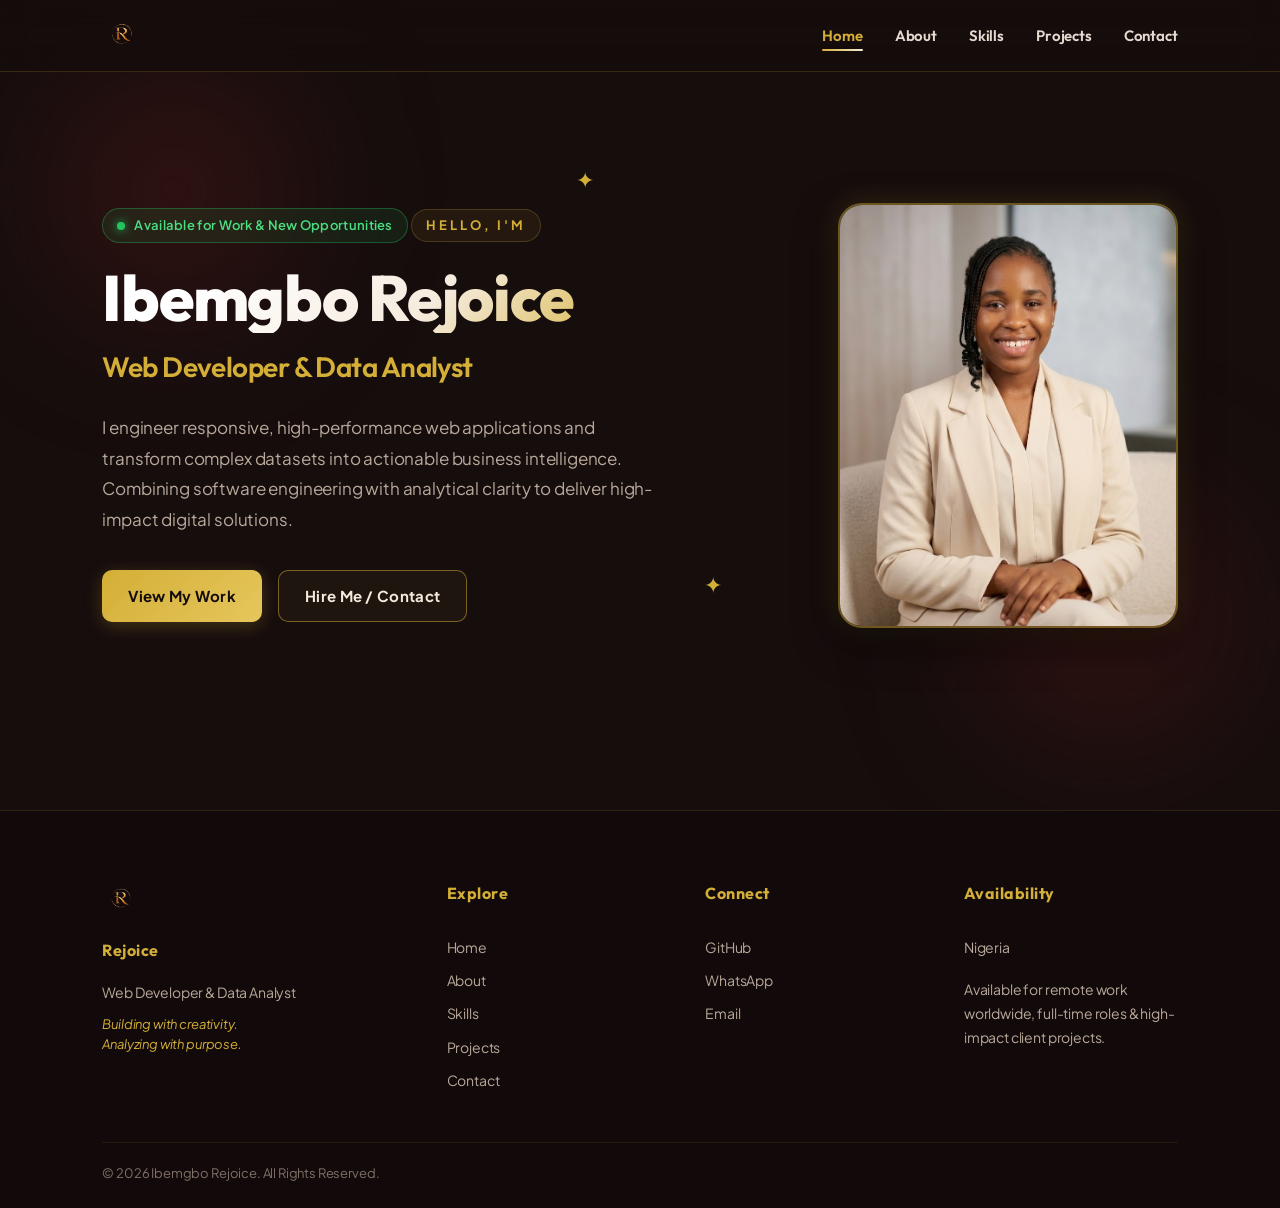
<file: index.html>
<!DOCTYPE html>
<html lang="en">

<head>
    <meta charset="UTF-8">
    <meta name="viewport" content="width=device-width, initial-scale=1.0">
    <title>Rejoice | Web Developer &amp; Data Analyst</title>
    <link rel="preconnect" href="https://fonts.googleapis.com">
    <link rel="preconnect" href="https://fonts.gstatic.com" crossorigin>
    <link href="https://fonts.googleapis.com/css2?family=Outfit:wght@300;400;500;600;700;800&family=Plus+Jakarta+Sans:wght@300;400;500;600;700&display=swap" rel="stylesheet">
    <link rel="icon" type="image/png" href="./images/ChatGPT_Image_Sep_10__2026__10_33_45_PM-removebg-preview.png">
    <link rel="stylesheet" href="style.css">
</head>

<body>

    <header>
        <nav class="navbar">
            <a href="index.html" class="logo">
                <img src="./images/ChatGPT_Image_Sep_10__2026__10_33_45_PM-removebg-preview.png" alt="Rejoice Logo">
            </a>

            <input type="checkbox" id="menu-toggle">

            <label for="menu-toggle" class="hamburger" aria-label="Toggle Navigation">
                <span></span>
                <span></span>
                <span></span>
            </label>

            <ul class="nav-links">
                <li><a href="index.html" class="active">Home</a></li>
                <li><a href="./pages/about.html">About</a></li>
                <li><a href="./pages/skills.html">Skills</a></li>
                <li><a href="./pages/projects.html">Projects</a></li>
                <li><a href="./pages/contacts.html">Contact</a></li>
            </ul>
        </nav>
    </header>

    <section id="home" class="hero">
        <div class="glow glow-one"></div>
        <div class="glow glow-two"></div>

        <span class="floating-dot dot-one">✦</span>
        <span class="floating-dot dot-two">✦</span>
        <span class="floating-dot dot-three">✦</span>

        <div class="hero-content">
            <div class="availability-badge">
                <span class="status-dot"></span> Available for Work &amp; New Opportunities
            </div>
            <p class="intro">
                HELLO, I'M
            </p>

            <h1>
                Ibemgbo Rejoice
            </h1>

            <h2>
                Web Developer &amp; Data Analyst
            </h2>

            <p class="description">
                I engineer responsive, high-performance web applications and transform complex datasets into actionable business intelligence. Combining software engineering with analytical clarity to deliver high-impact digital solutions.
            </p>

            <div class="hero-buttons">
                <a href="./pages/projects.html" class="btn">
                    View My Work
                </a>

                <a href="./pages/contacts.html" class="btn btn-outline">
                    Hire Me / Contact
                </a>
            </div>
        </div>

        <div class="hero-image">
            <img src="./images/watermarked_img_4990318894385913652.jpg" alt="Rejoice">
        </div>
    </section>

    <footer class="footer">
        <div class="footer-content">
            <div class="footer-brand">
                <img src="./images/ChatGPT_Image_Sep_10__2026__10_33_45_PM-removebg-preview.png" alt="Rejoice Logo">
                <h3>Rejoice</h3>
                <p>
                    Web Developer &amp; Data Analyst
                </p>
                <p class="footer-tagline">
                    Building with creativity.<br>
                    Analyzing with purpose.
                </p>
            </div>

            <div class="footer-links">
                <h3>Explore</h3>
                <a href="index.html">Home</a>
                <a href="./pages/about.html">About</a>
                <a href="./pages/skills.html">Skills</a>
                <a href="./pages/projects.html">Projects</a>
                <a href="./pages/contacts.html">Contact</a>
            </div>

            <div class="footer-connect">
                <h3>Connect</h3>
                <a href="https://github.com/rejoiceibemgbo-create" target="_blank">
                    GitHub
                </a>
                <a href="https://wa.me/2347070170613" target="_blank">
                    WhatsApp
                </a>
                <a href="https://mail.google.com/mail/?view=cm&fs=1&to=rejoiceibemgbo@gmail.com" target="_blank">
                    Email
                </a>
            </div>

            <div class="footer-location">
                <h3>Availability</h3>
                <p>Nigeria</p>
                <p>
                    Available for remote work worldwide, full-time roles &amp; high-impact client projects.
                </p>
            </div>
        </div>

        <div class="footer-bottom">
            <p>
                © 2026 Ibemgbo Rejoice. All Rights Reserved.
            </p>
        </div>
    </footer>

</body>

</html>
</file>
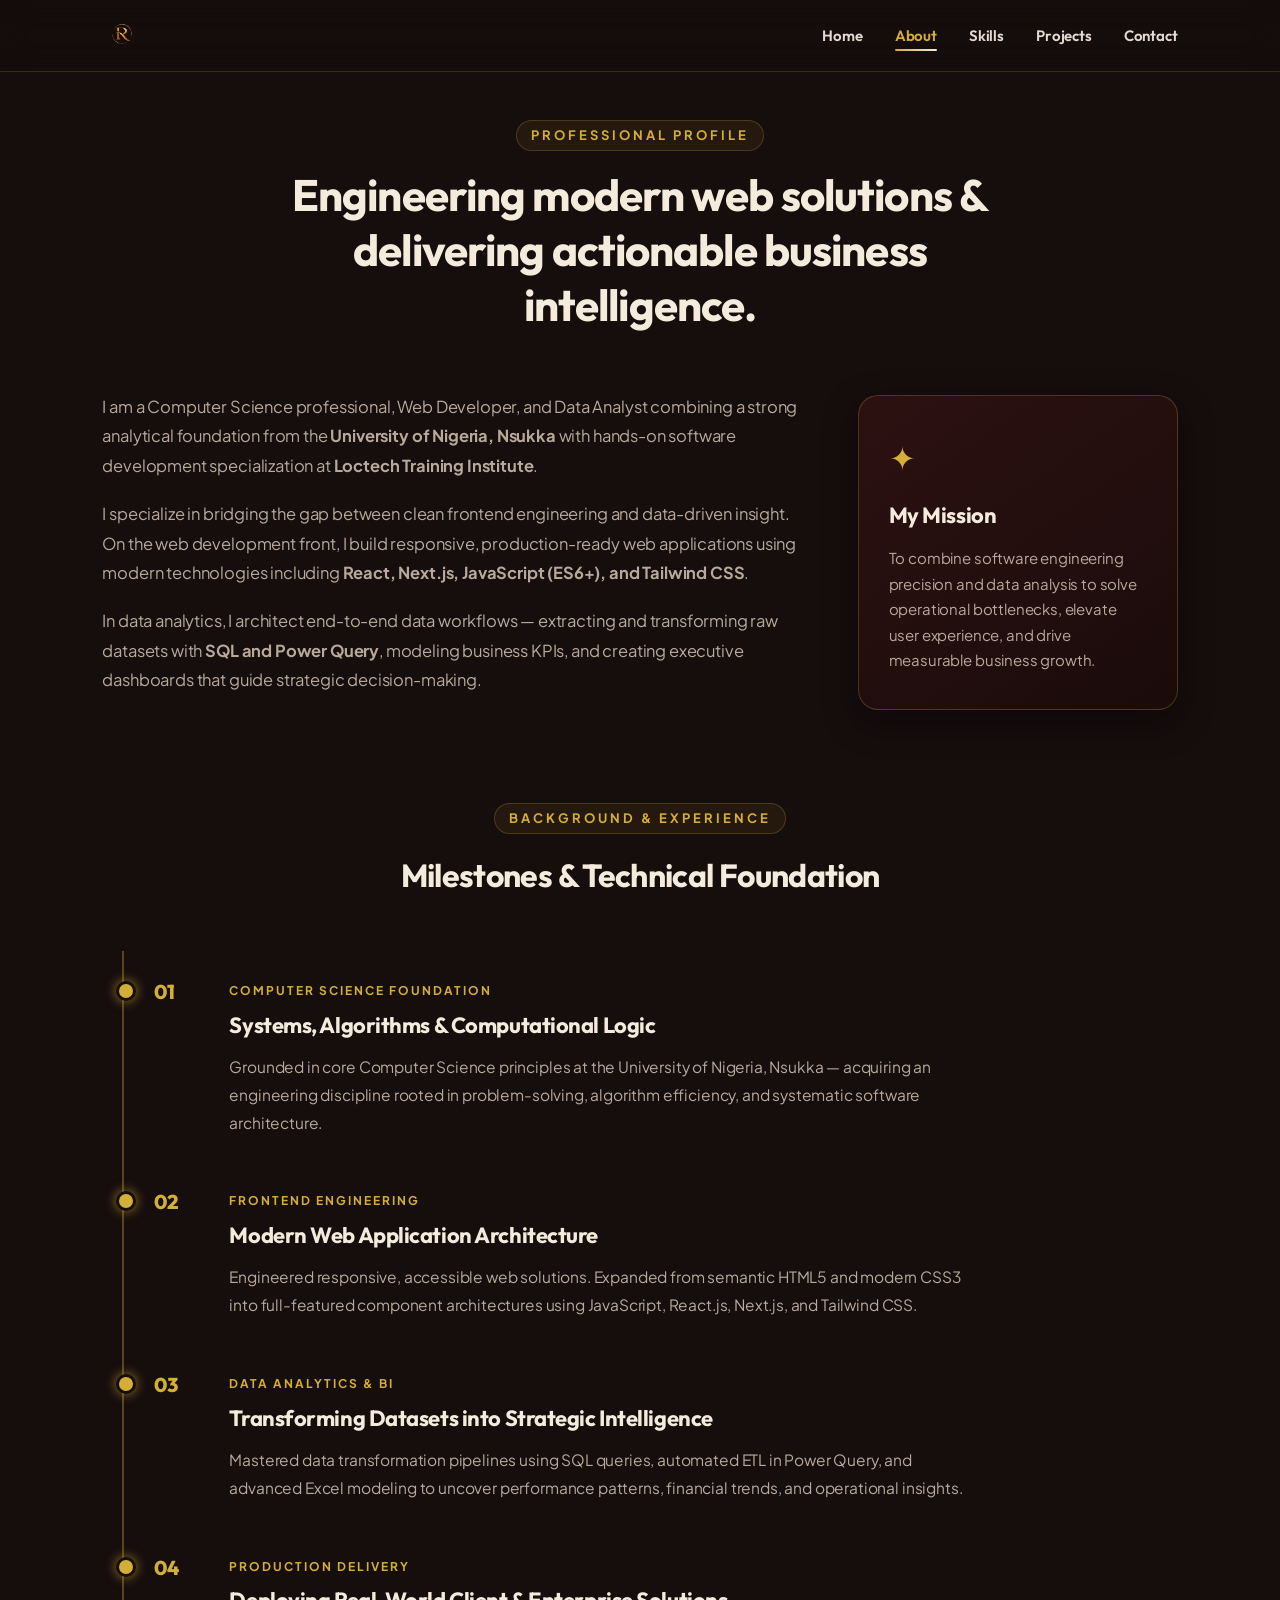
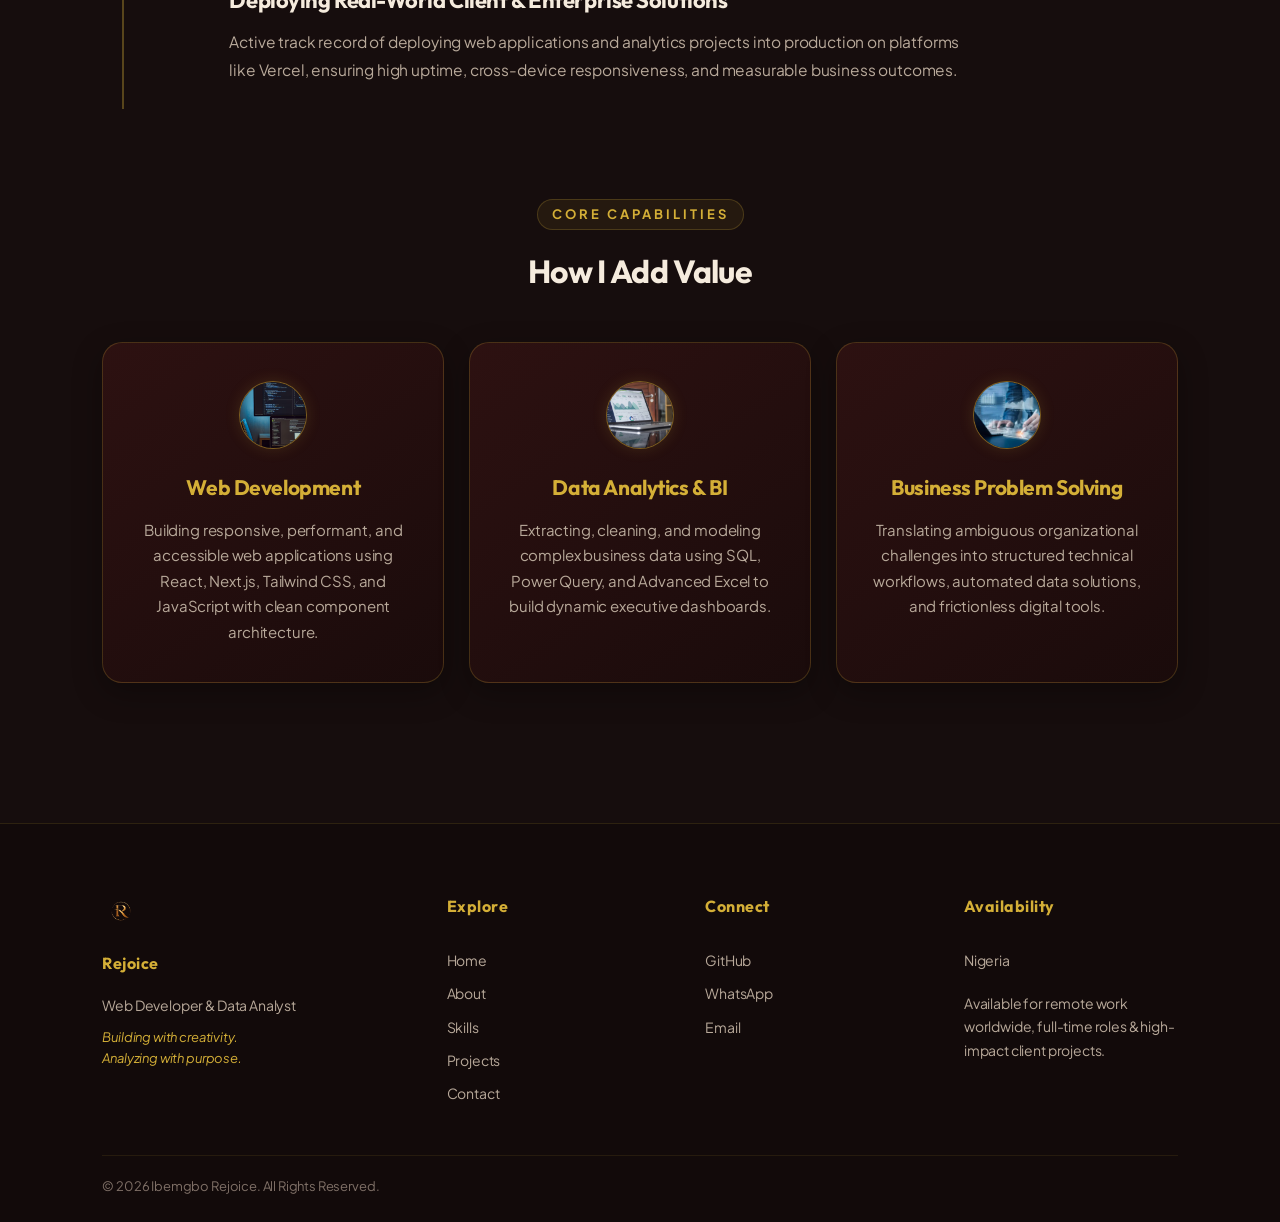
<file: pages/about.html>
<!DOCTYPE html>
<html lang="en">

<head>
    <meta charset="UTF-8">
    <meta name="viewport" content="width=device-width, initial-scale=1.0">
    <title>About | Rejoice</title>
    <link rel="preconnect" href="https://fonts.googleapis.com">
    <link rel="preconnect" href="https://fonts.gstatic.com" crossorigin>
    <link
        href="https://fonts.googleapis.com/css2?family=Outfit:wght@300;400;500;600;700;800&family=Plus+Jakarta+Sans:wght@300;400;500;600;700&display=swap"
        rel="stylesheet">
    <link rel="stylesheet" href="../style.css">
    <link rel="icon" type="image/png" href="../images/ChatGPT_Image_Sep_10__2026__10_33_45_PM-removebg-preview.png">
</head>

<body>
    <header>
        <nav class="navbar">
            <a href="../index.html" class="logo">
                <img src="../images/ChatGPT_Image_Sep_10__2026__10_33_45_PM-removebg-preview.png" alt="Rejoice Logo">
            </a>
            <input type="checkbox" id="menu-toggle">
            <label for="menu-toggle" class="hamburger" aria-label="Toggle Navigation">
                <span></span>
                <span></span>
                <span></span>
            </label>
            <ul class="nav-links">
                <li>
                    <a href="../index.html">Home</a>
                </li>
                <li>
                    <a href="about.html" class="active">About</a>
                </li>
                <li>
                    <a href="skills.html">Skills</a>
                </li>
                <li>
                    <a href="projects.html">Projects</a>
                </li>
                <li>
                    <a href="contacts.html">Contact</a>
                </li>
            </ul>
        </nav>
    </header>

    <section class="about">
        <div class="about-container">

            <div class="about-heading">
                <p class="section-title">
                    PROFESSIONAL PROFILE
                </p>
                <h2>
                    Engineering modern web solutions &amp; delivering actionable business intelligence.
                </h2>
            </div>

            <div class="about-intro">
                <div class="about-text">
                    <p>
                        I am a Computer Science professional, Web Developer, and Data Analyst combining a strong
                        analytical foundation from the <strong>University of Nigeria, Nsukka</strong> with hands-on
                        software development specialization at <strong>Loctech Training Institute</strong>.
                    </p>

                    <p>
                        I specialize in bridging the gap between clean frontend engineering and data-driven insight. On
                        the web development front, I build responsive, production-ready web applications using modern
                        technologies including <strong>React, Next.js, JavaScript (ES6+), and Tailwind CSS</strong>.
                    </p>

                    <p>
                        In data analytics, I architect end-to-end data workflows — extracting and transforming raw
                        datasets with <strong>SQL and Power Query</strong>, modeling business KPIs, and creating
                        executive dashboards that guide strategic decision-making.
                    </p>
                </div>

                <div class="about-highlight">
                    <span>✦</span>
                    <h3>
                        My Mission
                    </h3>
                    <p>
                        To combine software engineering precision and data analysis to solve operational bottlenecks,
                        elevate user experience, and drive measurable business growth.
                    </p>
                </div>
            </div>

            <div class="journey">
                <div class="journey-heading">
                    <p class="section-title">
                        BACKGROUND &amp; EXPERIENCE
                    </p>
                    <h3>
                        Milestones &amp; Technical Foundation
                    </h3>
                </div>

                <div class="journey-item">
                    <div class="journey-number">
                        01
                    </div>
                    <div class="journey-content">
                        <span>COMPUTER SCIENCE FOUNDATION</span>
                        <h4>Systems, Algorithms &amp; Computational Logic</h4>
                        <p>
                            Grounded in core Computer Science principles at the University of Nigeria, Nsukka —
                            acquiring an engineering discipline rooted in problem-solving, algorithm efficiency, and
                            systematic software architecture.
                        </p>
                    </div>
                </div>

                <div class="journey-item">
                    <div class="journey-number">
                        02
                    </div>
                    <div class="journey-content">
                        <span>FRONTEND ENGINEERING</span>
                        <h4>Modern Web Application Architecture</h4>
                        <p>
                            Engineered responsive, accessible web solutions. Expanded from semantic HTML5 and modern
                            CSS3 into full-featured component architectures using JavaScript, React.js, Next.js, and
                            Tailwind CSS.
                        </p>
                    </div>
                </div>

                <div class="journey-item">
                    <div class="journey-number">
                        03
                    </div>
                    <div class="journey-content">
                        <span>DATA ANALYTICS &amp; BI</span>
                        <h4>Transforming Datasets into Strategic Intelligence</h4>
                        <p>
                            Mastered data transformation pipelines using SQL queries, automated ETL in Power Query, and
                            advanced Excel modeling to uncover performance patterns, financial trends, and operational
                            insights.
                        </p>
                    </div>
                </div>

                <div class="journey-item">
                    <div class="journey-number">
                        04
                    </div>
                    <div class="journey-content">
                        <span>PRODUCTION DELIVERY</span>
                        <h4>Deploying Real-World Client &amp; Enterprise Solutions</h4>
                        <p>
                            Active track record of deploying web applications and analytics projects into production on
                            platforms like Vercel, ensuring high uptime, cross-device responsiveness, and measurable
                            business outcomes.
                        </p>
                    </div>
                </div>
            </div>

            <div class="what-i-do">
                <div class="what-heading">
                    <p class="section-title">
                        CORE CAPABILITIES
                    </p>
                    <h3>How I Add Value</h3>
                </div>

                <div class="about-cards">
                    <div class="about-card">
                        <div class="card-icon">
                            <img src="../images/photo-1614741118887-7a4ee193a5fa.avif" alt="Web Development">
                        </div>
                        <h4>Web Development</h4>
                        <p>
                            Building responsive, performant, and accessible web applications using React, Next.js,
                            Tailwind CSS, and JavaScript with clean component architecture.
                        </p>
                    </div>

                    <div class="about-card">
                        <div class="card-icon">
                            <img src="../pages/carlos-muza-hpjSkU2UYSU-unsplash.jpg" alt="Data Analytics">
                        </div>
                        <h4>Data Analytics &amp; BI</h4>
                        <p>
                            Extracting, cleaning, and modeling complex business data using SQL, Power Query, and
                            Advanced Excel to build dynamic executive dashboards.
                        </p>
                    </div>

                    <div class="about-card">
                        <div class="card-icon">
                            <img src="../images/istockphoto-2007398242-612x612.webp" alt="Problem Solving">
                        </div>
                        <h4>Business Problem Solving</h4>
                        <p>
                            Translating ambiguous organizational challenges into structured technical workflows,
                            automated data solutions, and frictionless digital tools.
                        </p>
                    </div>
                </div>
            </div>

        </div>
    </section>

    <footer class="footer">
        <div class="footer-content">
            <div class="footer-brand">
                <img src="../images/ChatGPT_Image_Sep_10__2026__10_33_45_PM-removebg-preview.png" alt="Rejoice Logo">
                <h3>Rejoice</h3>
                <p>
                    Web Developer &amp; Data Analyst
                </p>
                <p class="footer-tagline">
                    Building with creativity.<br>
                    Analyzing with purpose.
                </p>
            </div>
            <div class="footer-links">
                <h3>Explore</h3>
                <a href="../index.html">Home</a>
                <a href="about.html">About</a>
                <a href="skills.html">Skills</a>
                <a href="projects.html">Projects</a>
                <a href="contacts.html">Contact</a>
            </div>
            <div class="footer-connect">
                <h3>Connect</h3>
                <a href="https://github.com/rejoiceibemgbo-create" target="_blank">
                    GitHub
                </a>
                <a href="https://wa.me/2347070170613" target="_blank">
                    WhatsApp
                </a>
                <a href="https://mail.google.com/mail/?view=cm&fs=1&to=rejoiceibemgbo@gmail.com" target="_blank">
                    Email
                </a>
            </div>
            <div class="footer-location">
                <h3>Availability</h3>
                <p>Nigeria</p>
                <p>
                    Available for remote work worldwide, full-time roles &amp; high-impact client projects.
                </p>
            </div>
        </div>

        <div class="footer-bottom">
            <p>
                © 2026 Ibemgbo Rejoice. All Rights Reserved.
            </p>
        </div>
    </footer>
</body>

</html>
</file>
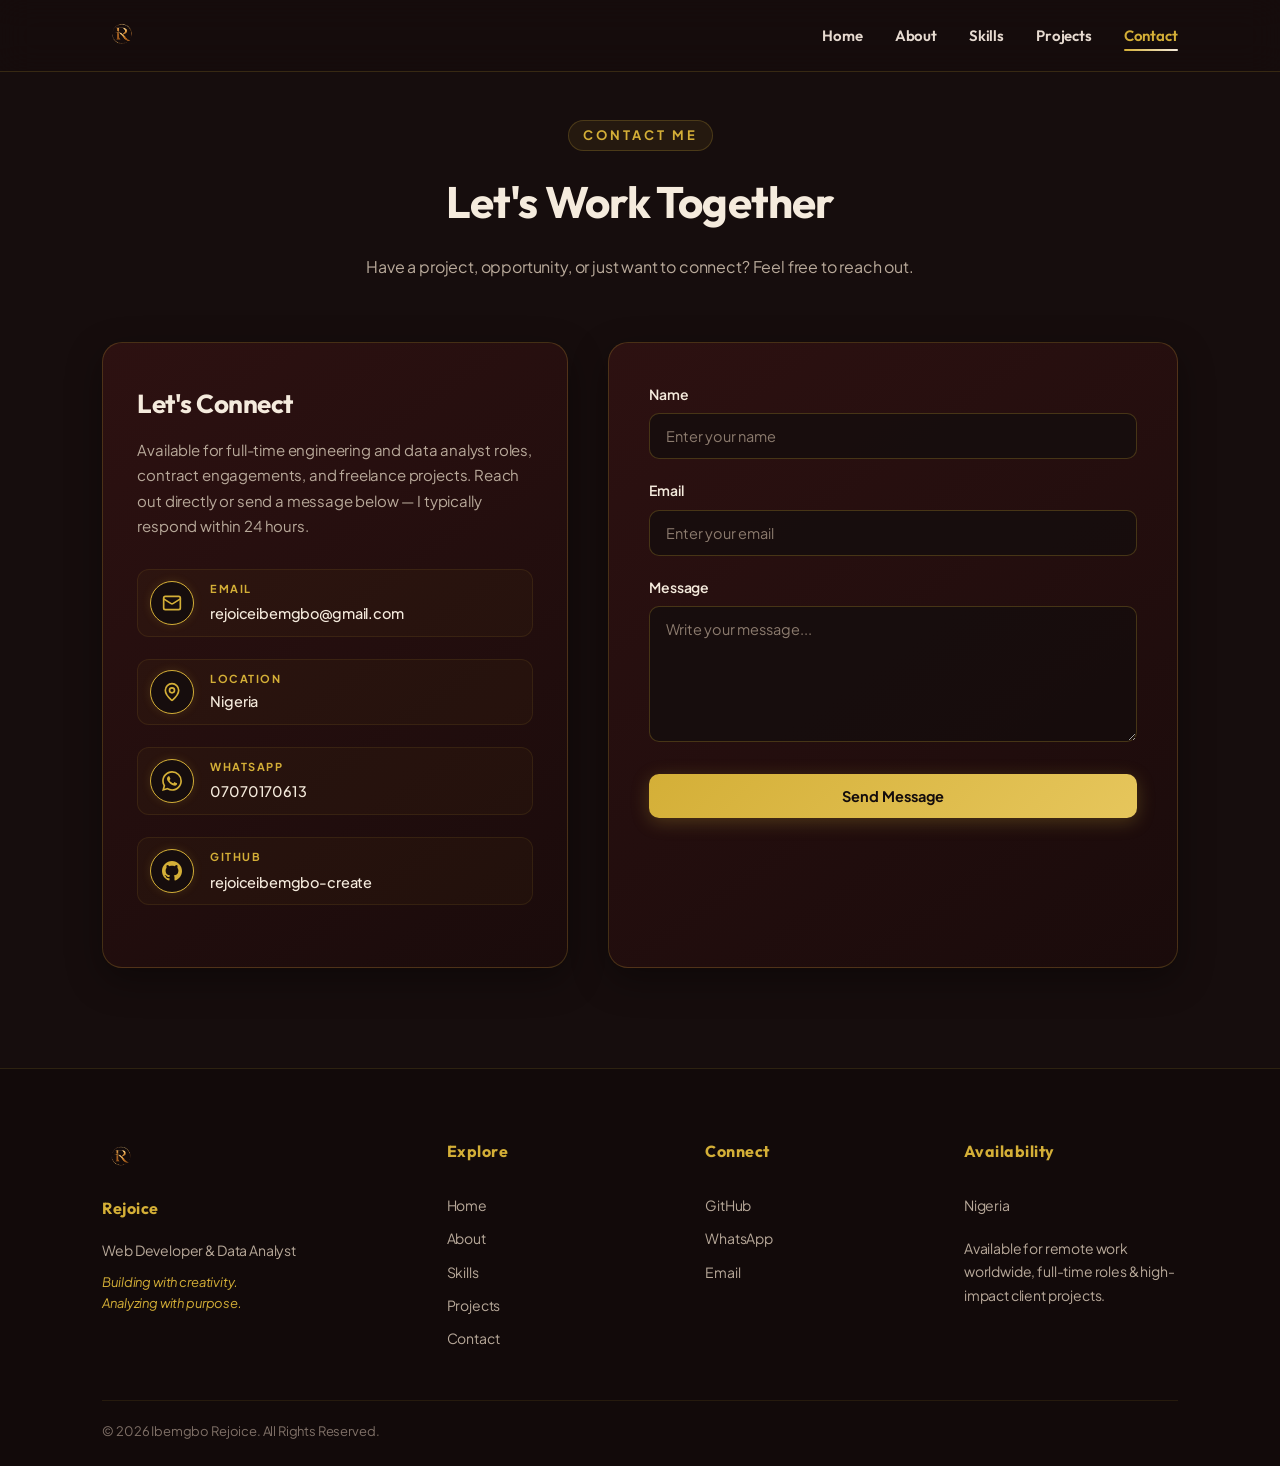
<file: pages/contacts.html>
<!DOCTYPE html>
<html lang="en">

<head>
    <meta charset="UTF-8">
    <meta name="viewport" content="width=device-width, initial-scale=1.0">
    <title>Contact | Rejoice</title>
    <link rel="preconnect" href="https://fonts.googleapis.com">
    <link rel="preconnect" href="https://fonts.gstatic.com" crossorigin>
    <link
        href="https://fonts.googleapis.com/css2?family=Outfit:wght@400;500;600;700;800&family=Plus+Jakarta+Sans:wght@400;500;600;700&display=swap"
        rel="stylesheet">

    <!-- Favicon -->
    <link rel="icon" type="image/png" href="../images/ChatGPT_Image_Sep_10__2026__10_33_45_PM-removebg-preview.png">

    <!-- Stylesheet -->
    <link rel="stylesheet" href="../style.css">
</head>

<body>
    <header>
        <nav class="navbar">
            <a href="../index.html" class="logo">
                <img src="../images/ChatGPT_Image_Sep_10__2026__10_33_45_PM-removebg-preview.png" alt="Rejoice Logo">
            </a>
            <input type="checkbox" id="menu-toggle">

            <label for="menu-toggle" class="hamburger">
                <span></span>
                <span></span>
                <span></span>
            </label>

            <ul class="nav-links">
                <li>
                    <a href="../index.html">Home</a>
                </li>
                <li>
                    <a href="about.html">About</a>
                </li>
                <li>
                    <a href="skills.html">Skills</a>
                </li>
                <li>
                    <a href="projects.html">Projects</a>
                </li>
                <li>
                    <a href="contacts.html" class="active">Contact</a>
                </li>
            </ul>
        </nav>
    </header>

    <section id="contact" class="contact">

        <div class="contact-container">

            <!-- Contact Heading -->
            <div class="contact-heading">

                <p class="section-title">CONTACT ME</p>

                <h2>Let's Work Together</h2>

                <p>
                    Have a project, opportunity, or just want
                    to connect? Feel free to reach out.
                </p>

            </div>

            <div class="contact-wrapper">
                <div class="contact-info">

                    <h3>Let's Connect</h3>

                    <p>
                        Available for full-time engineering and data analyst roles, contract engagements, and freelance
                        projects. Reach out directly or send a message below — I typically respond within 24 hours.
                    </p>

                    <div class="contact-item">

                        <div class="contact-icon">
                            <svg xmlns="http://www.w3.org/2000/svg" width="20" height="20" viewBox="0 0 24 24"
                                fill="none" stroke="currentColor" stroke-width="2" stroke-linecap="round"
                                stroke-linejoin="round">
                                <rect width="20" height="16" x="2" y="4" rx="2"></rect>
                                <path d="m22 7-8.97 5.7a1.94 1.94 0 0 1-2.06 0L2 7"></path>
                            </svg>
                        </div>

                        <div>
                            <span>Email</span>
                            <a href="https://mail.google.com/mail/?view=cm&fs=1&to=rejoiceibemgbo@gmail.com"
                                target="_blank">rejoiceibemgbo@gmail.com</a>
                        </div>

                    </div>

                    <div class="contact-item">

                        <div class="contact-icon">
                            <svg xmlns="http://www.w3.org/2000/svg" width="20" height="20" viewBox="0 0 24 24"
                                fill="none" stroke="currentColor" stroke-width="2" stroke-linecap="round"
                                stroke-linejoin="round">
                                <path
                                    d="M20 10c0 4.993-5.539 10.193-7.399 11.799a1 1 0 0 1-1.202 0C9.539 20.193 4 14.993 4 10a8 8 0 0 1 16 0z">
                                </path>
                                <circle cx="12" cy="10" r="3"></circle>
                            </svg>
                        </div>

                        <div>
                            <span>Location</span>
                            <p>Nigeria</p>
                        </div>

                    </div>

                    <div class="contact-item">

                        <div class="contact-icon">
                            <svg xmlns="http://www.w3.org/2000/svg" width="20" height="20" viewBox="0 0 24 24"
                                fill="currentColor">
                                <path
                                    d="M17.472 14.382c-.297-.149-1.758-.867-2.03-.967-.273-.099-.471-.148-.67.15-.197.297-.767.966-.94 1.164-.173.199-.347.223-.644.075-.297-.15-1.255-.463-2.39-1.475-.883-.788-1.48-1.761-1.653-2.059-.173-.297-.018-.458.13-.606.134-.133.298-.347.446-.52.149-.174.198-.298.298-.497.099-.198.05-.371-.025-.52-.075-.149-.669-1.612-.916-2.207-.242-.579-.487-.5-.669-.51-.173-.008-.371-.01-.57-.01-.198 0-.52.074-.792.372-.272.297-1.04 1.016-1.04 2.479 0 1.462 1.065 2.875 1.213 3.074.149.198 2.096 3.2 5.077 4.487.709.306 1.262.489 1.694.625.712.227 1.36.195 1.871.118.571-.085 1.758-.719 2.006-1.413.248-.694.248-1.289.173-1.413-.074-.124-.272-.198-.57-.347m-5.421 7.403h-.004a9.87 9.87 0 01-5.031-1.378l-.361-.214-3.741.982.998-3.648-.235-.374a9.86 9.86 0 01-1.51-5.26c.001-5.45 4.436-9.884 9.888-9.884 2.64 0 5.122 1.03 6.988 2.898a9.825 9.825 0 012.893 6.994c-.003 5.45-4.437 9.884-9.885 9.884m8.413-18.297A11.815 11.815 0 0012.05 0C5.495 0 .16 5.335.157 11.892c0 2.096.547 4.142 1.588 5.945L.057 24l6.305-1.654a11.882 11.882 0 005.683 1.448h.005c6.554 0 11.89-5.335 11.893-11.893a11.821 11.821 0 00-3.48-8.413z" />
                            </svg>
                        </div>

                        <div>
                            <span>WhatsApp</span>
                            <a href="https://wa.me/2347070170613" target="_blank">
                                07070170613
                            </a>
                        </div>

                    </div>

                    <div class="contact-item">

                        <div class="contact-icon">
                            <svg xmlns="http://www.w3.org/2000/svg" width="20" height="20" viewBox="0 0 24 24"
                                fill="currentColor">
                                <path
                                    d="M12 0c-6.626 0-12 5.373-12 12 0 5.302 3.438 9.8 8.207 11.387.599.111.793-.261.793-.577v-2.234c-3.338.726-4.033-1.416-4.033-1.416-.546-1.387-1.333-1.756-1.333-1.756-1.089-.745.083-.729.083-.729 1.205.084 1.839 1.237 1.839 1.237 1.07 1.834 2.807 1.304 3.492.997.107-.775.418-1.305.762-1.604-2.665-.305-5.467-1.334-5.467-5.931 0-1.311.469-2.381 1.236-3.221-.124-.303-.535-1.524.117-3.176 0 0 1.008-.322 3.301 1.23.957-.266 1.983-.399 3.003-.404 1.02.005 2.047.138 3.006.404 2.291-1.552 3.297-1.23 3.297-1.23.653 1.653.242 2.874.118 3.176.77.84 1.235 1.911 1.235 3.221 0 4.609-2.807 5.624-5.479 5.921.43.372.823 1.102.823 2.222v3.293c0 .319.192.694.801.576 4.765-1.589 8.199-6.086 8.199-11.386 0-6.627-5.373-12-12-12z" />
                            </svg>
                        </div>

                        <div>
                            <span>GitHub</span>
                            <a href="https://github.com/rejoiceibemgbo-create" target="_blank">
                                rejoiceibemgbo-create
                            </a>
                        </div>

                    </div>

                </div>

                <div class="contact-form-container">

                    <form id="contactForm" action="https://formsubmit.co/rejoiceibemgbo@gmail.com" method="POST"
                        class="contact-form">
                        <input type="hidden" name="_subject" value="New Message from Portfolio Website">
                        <input type="hidden" name="_captcha" value="false">
                        <input type="hidden" name="_template" value="table">

                        <div class="form-group">
                            <label for="name">
                                Name
                            </label>
                            <input type="text" id="name" name="name" placeholder="Enter your name" required>
                        </div>

                        <div class="form-group">
                            <label for="email">
                                Email
                            </label>
                            <input type="email" id="email" name="email" placeholder="Enter your email" required>
                        </div>

                        <div class="form-group">
                            <label for="message">
                                Message
                            </label>
                            <textarea id="message" name="message" rows="6" placeholder="Write your message..."
                                required></textarea>
                        </div>

                        <div id="formStatus"
                            style="display:none; margin-bottom: 18px; padding: 12px; border-radius: 8px; text-align: center; font-size: 14px; font-weight: bold;">
                        </div>

                        <button type="submit" id="submitBtn" class="form-button">
                            Send Message
                        </button>
                    </form>

                </div>

            </div>

        </div>

    </section>
    <footer class="footer">
        <div class="footer-content">
            <div class="footer-brand">
                <img src="../images/ChatGPT_Image_Sep_10__2026__10_33_45_PM-removebg-preview.png" alt="R Logo">
                <h3>Rejoice</h3>
                <p>
                    Web Developer & Data Analyst
                </p>
                <p class="footer-tagline">
                    Building with creativity.<br>
                    Analyzing with purpose.
                </p>
            </div>
            <div class="footer-links">
                <h3>Explore</h3>
                <a href="../index.html">Home</a>
                <a href="about.html">About</a>
                <a href="skills.html">Skills</a>
                <a href="projects.html">Projects</a>
                <a href="contacts.html">Contact</a>
            </div>
            <div class="footer-connect">
                <h3>Connect</h3>
                <a href="https://github.com/rejoiceibemgbo-create" target="_blank">
                    GitHub
                </a>
                <a href="https://wa.me/2347070170613" target="_blank">
                    WhatsApp
                </a>
                <a href="https://mail.google.com/mail/?view=cm&fs=1&to=rejoiceibemgbo@gmail.com" target="_blank">
                    Email
                </a>
            </div>
            <div class="footer-location">
                <h3>Availability</h3>
                <p>Nigeria</p>
                <p>
                    Available for remote work worldwide, full-time roles &amp; high-impact client projects.
                </p>
            </div>
        </div>

        <div class="footer-bottom">
            <p>
                © 2026 Ibemgbo Rejoice. All Rights Reserved.
            </p>
        </div>
    </footer>

    <script>
        const form = document.getElementById('contactForm');
        const statusDiv = document.getElementById('formStatus');
        const submitBtn = document.getElementById('submitBtn');

        if (form) {
            form.addEventListener('submit', async function (e) {
                e.preventDefault();

                const name = document.getElementById('name').value.trim();
                const email = document.getElementById('email').value.trim();
                const message = document.getElementById('message').value.trim();

                submitBtn.disabled = true;
                submitBtn.textContent = 'Sending...';
                statusDiv.style.display = 'block';
                statusDiv.style.backgroundColor = 'rgba(212, 175, 55, 0.15)';
                statusDiv.style.color = '#D4AF37';
                statusDiv.style.border = '1px solid #D4AF37';
                statusDiv.textContent = 'Sending your message...';

                try {
                    const response = await fetch('https://formsubmit.co/ajax/rejoiceibemgbo@gmail.com', {
                        method: 'POST',
                        headers: {
                            'Content-Type': 'application/json',
                            'Accept': 'application/json'
                        },
                        body: JSON.stringify({
                            name: name,
                            email: email,
                            message: message,
                            _subject: `New Portfolio Message from ${name}`
                        })
                    });

                    const result = await response.json();

                    if (response.ok || result.success === "true" || result.success === true) {
                        statusDiv.style.backgroundColor = 'rgba(46, 125, 50, 0.25)';
                        statusDiv.style.color = '#81c784';
                        statusDiv.style.border = '1px solid #81c784';
                        statusDiv.innerHTML = '✓ Message sent successfully! Rejoice will reply soon.';
                        form.reset();
                    } else {
                        throw new Error('Submission response not ok');
                    }
                } catch (err) {
                    const gmailUrl = `https://mail.google.com/mail/?view=cm&fs=1&to=rejoiceibemgbo@gmail.com&su=Message%20from%20${encodeURIComponent(name)}&body=${encodeURIComponent('From: ' + name + ' (' + email + ')\n\n' + message)}`;
                    statusDiv.style.backgroundColor = 'rgba(212, 175, 55, 0.2)';
                    statusDiv.style.color = '#F5EBDD';
                    statusDiv.style.border = '1px solid #D4AF37';
                    statusDiv.innerHTML = `Message prepared! <a href="${gmailUrl}" target="_blank" style="color:#D4AF37; text-decoration:underline; font-weight:bold;">Click here to send directly via Gmail</a>`;
                    form.submit();
                } finally {
                    submitBtn.disabled = false;
                    submitBtn.textContent = 'Send Message';
                }
            });
        }
    </script>
</body>

</html>
</file>
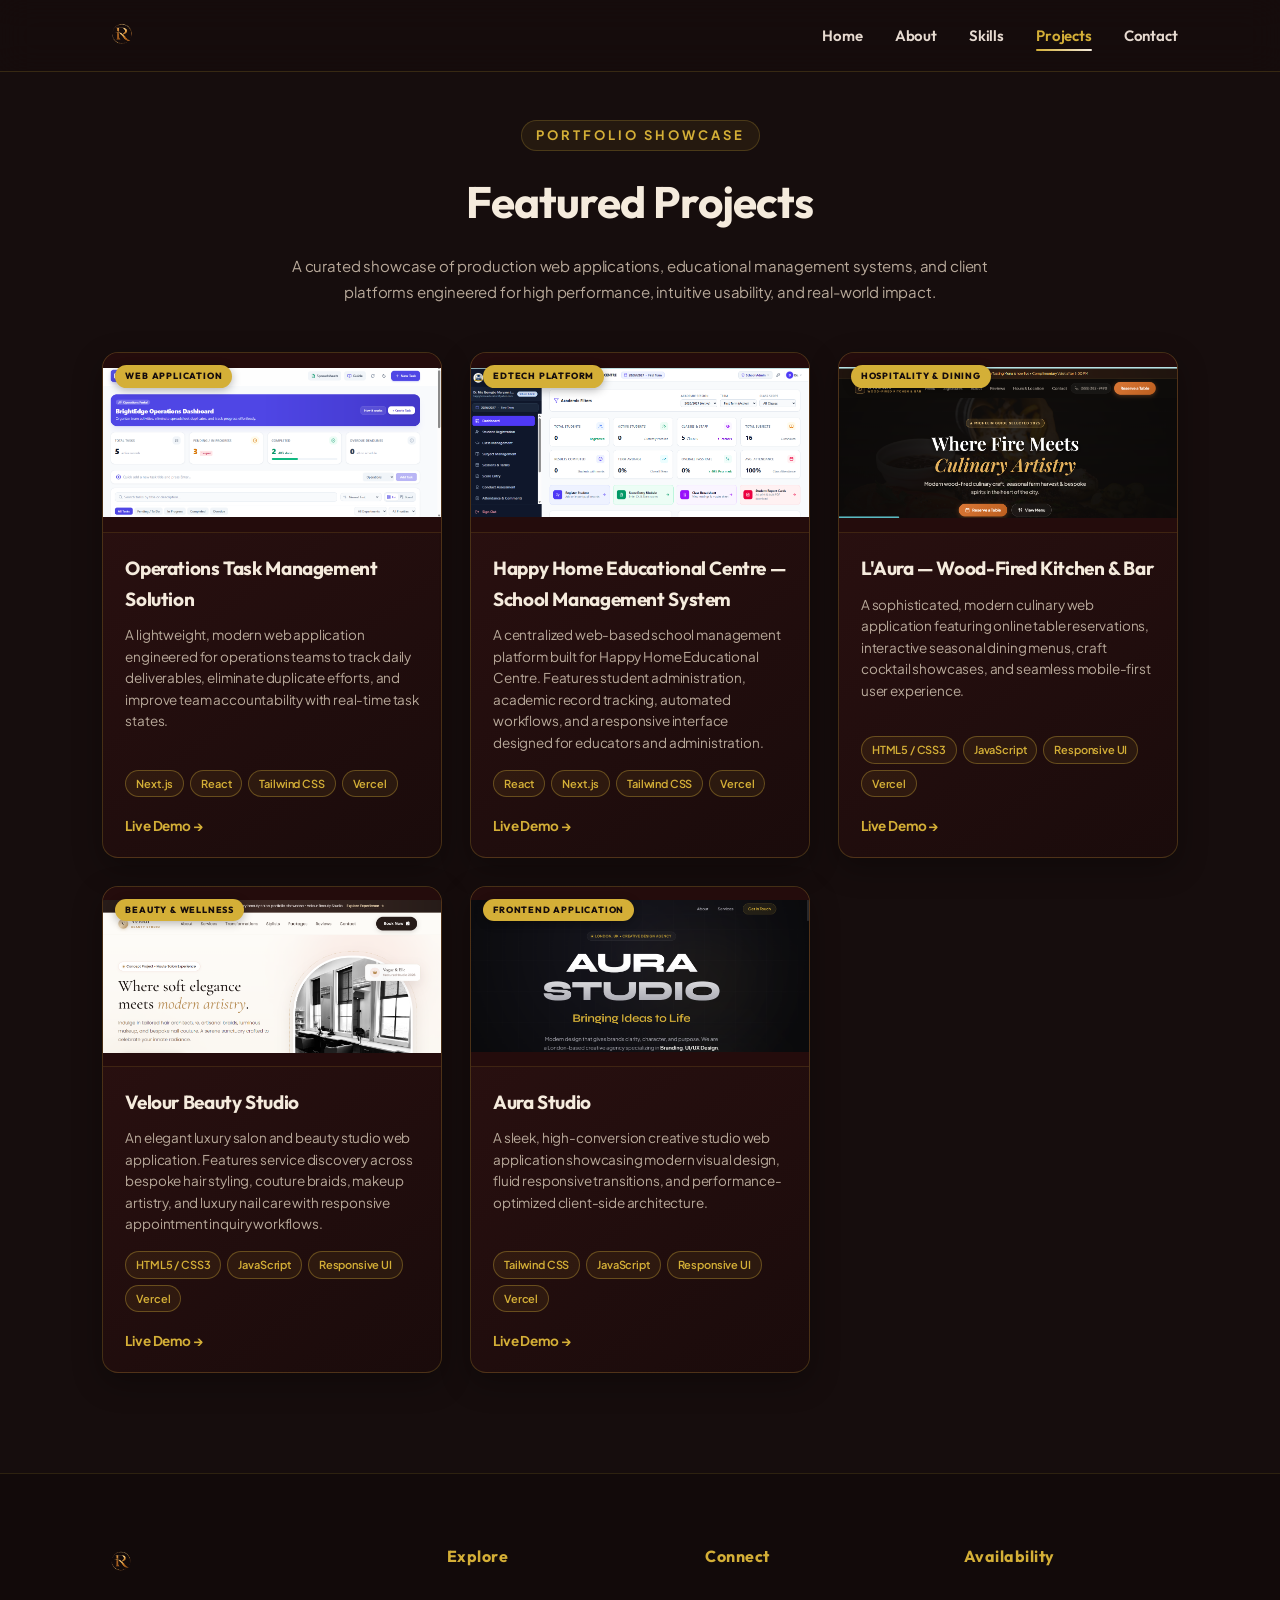
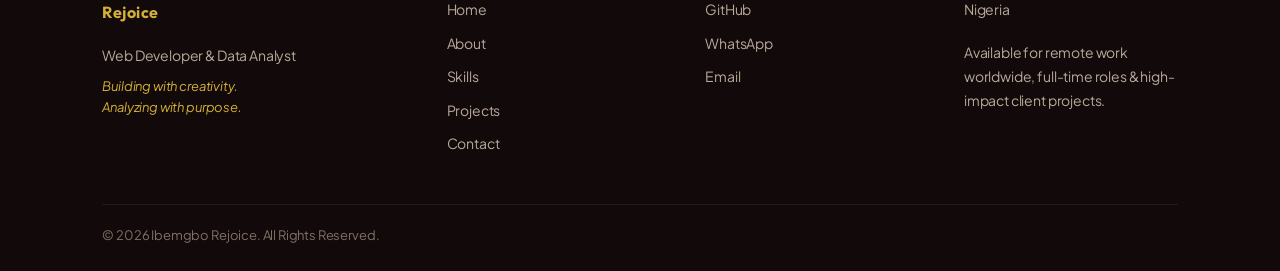
<file: pages/projects.html>
<!DOCTYPE html>
<html lang="en">

<head>
    <meta charset="UTF-8">
    <meta name="viewport" content="width=device-width, initial-scale=1.0">
    <title>Featured Projects | Rejoice</title>
    <link rel="preconnect" href="https://fonts.googleapis.com">
    <link rel="preconnect" href="https://fonts.gstatic.com" crossorigin>
    <link
        href="https://fonts.googleapis.com/css2?family=Outfit:wght@300;400;500;600;700;800&family=Plus+Jakarta+Sans:wght@300;400;500;600;700&display=swap"
        rel="stylesheet">
    <link rel="icon" type="image/png" href="../images/ChatGPT_Image_Sep_10__2026__10_33_45_PM-removebg-preview.png">
    <link rel="stylesheet" href="../style.css">
</head>

<body>

    <header>
        <nav class="navbar">
            <a href="../index.html" class="logo">
                <img src="../images/ChatGPT_Image_Sep_10__2026__10_33_45_PM-removebg-preview.png" alt="Rejoice Logo">
            </a>
            <input type="checkbox" id="menu-toggle">
            <label for="menu-toggle" class="hamburger" aria-label="Toggle Navigation">
                <span></span>
                <span></span>
                <span></span>
            </label>

            <ul class="nav-links">
                <li>
                    <a href="../index.html">Home</a>
                </li>
                <li>
                    <a href="about.html">About</a>
                </li>
                <li>
                    <a href="skills.html">Skills</a>
                </li>
                <li>
                    <a href="projects.html" class="active">Projects</a>
                </li>
                <li>
                    <a href="contacts.html">Contact</a>
                </li>
            </ul>

        </nav>
    </header>

    <section id="projects" class="projects">

        <div class="projects-container">

            <div class="projects-heading">
                <p class="section-title">PORTFOLIO SHOWCASE</p>
                <h2>Featured Projects</h2>
                <p>
                    A curated showcase of production web applications, educational management systems, and client
                    platforms engineered for high performance, intuitive usability, and real-world impact.
                </p>
            </div>

            <div class="projects-grid">

                <!-- 01: Operations Task Management Solution -->
                <div class="project-card">
                    <div class="project-image">
                        <span><img src="../images/Management solution.png"
                                alt="Operations Task Management Solution"></span>
                        <div class="project-category">
                            WEB APPLICATION
                        </div>
                    </div>

                    <div class="project-content">
                        <h3>Operations Task Management Solution</h3>
                        <p>
                            A lightweight, modern web application engineered for operations teams to track daily
                            deliverables, eliminate duplicate efforts, and improve team accountability with real-time
                            task states.
                        </p>
                        <div class="project-tools">
                            <span>Next.js</span>
                            <span>React</span>
                            <span>Tailwind CSS</span>
                            <span>Vercel</span>
                        </div>
                        <a href="https://my-project-wheat-six-34.vercel.app/" target="_blank" class="project-link">
                            Live Demo →
                        </a>
                    </div>
                </div>

                <!-- 02: School Management System - Happy Home Educational Centre -->
                <div class="project-card">
                    <div class="project-image">
                        <span><img src="../images/HHEC.png"
                                alt="Happy Home Educational Centre School Management System"></span>
                        <div class="project-category">
                            EDTECH PLATFORM
                        </div>
                    </div>
                    <div class="project-content">
                        <h3>Happy Home Educational Centre — School Management System</h3>
                        <p>
                            A centralized web-based school management platform built for Happy Home Educational Centre.
                            Features student administration, academic record tracking, automated workflows, and a
                            responsive interface designed for educators and administration.
                        </p>
                        <div class="project-tools">
                            <span>React</span>
                            <span>Next.js</span>
                            <span>Tailwind CSS</span>
                            <span>Vercel</span>
                        </div>
                        <a href="https://my-app-nu-sooty-16.vercel.app/" target="_blank" class="project-link">
                            Live Demo →
                        </a>
                    </div>
                </div>

                <!-- 03: L'Aura - Wood-Fired Kitchen & Bar -->
                <div class="project-card">
                    <div class="project-image">
                        <span><img src="../images/restuarant.png" alt="L'Aura Wood-Fired Kitchen &amp; Bar"></span>
                        <div class="project-category">
                            HOSPITALITY &amp; DINING
                        </div>
                    </div>
                    <div class="project-content">
                        <h3>L'Aura — Wood-Fired Kitchen &amp; Bar</h3>
                        <p>
                            A sophisticated, modern culinary web application featuring online table reservations, interactive seasonal dining menus, craft cocktail showcases, and seamless mobile-first user experience.
                        </p>
                        <div class="project-tools">
                            <span>HTML5 / CSS3</span>
                            <span>JavaScript</span>
                            <span>Responsive UI</span>
                            <span>Vercel</span>
                        </div>
                        <a href="https://restaurant-psi-rose-52.vercel.app/" target="_blank" class="project-link">
                            Live Demo →
                        </a>
                    </div>
                </div>

                <!-- 04: Velour Beauty Studio (Saloon) -->
                <div class="project-card">
                    <div class="project-image">
                        <span><img src="../images/saloon.png" alt="Velour Beauty Studio"></span>
                        <div class="project-category">
                            BEAUTY &amp; WELLNESS
                        </div>
                    </div>
                    <div class="project-content">
                        <h3>Velour Beauty Studio</h3>
                        <p>
                            An elegant luxury salon and beauty studio web application. Features service discovery across bespoke hair styling, couture braids, makeup artistry, and luxury nail care with responsive appointment inquiry workflows.
                        </p>
                        <div class="project-tools">
                            <span>HTML5 / CSS3</span>
                            <span>JavaScript</span>
                            <span>Responsive UI</span>
                            <span>Vercel</span>
                        </div>
                        <a href="https://saloon-pi-two.vercel.app/" target="_blank" class="project-link">
                            Live Demo →
                        </a>
                    </div>
                </div>

                <!-- 05: Aura Studio -->
                <div class="project-card">
                    <div class="project-image">
                        <span><img src="../images/aura studio.png" alt="Aura Studio"></span>
                        <div class="project-category">
                            FRONTEND APPLICATION
                        </div>
                    </div>
                    <div class="project-content">
                        <h3>Aura Studio</h3>
                        <p>
                            A sleek, high-conversion creative studio web application showcasing modern visual design,
                            fluid responsive transitions, and performance-optimized client-side architecture.
                        </p>
                        <div class="project-tools">
                            <span>Tailwind CSS</span>
                            <span>JavaScript</span>
                            <span>Responsive UI</span>
                            <span>Vercel</span>
                        </div>
                        <a href="https://aura-studio-bsu1.vercel.app/" target="_blank" class="project-link">
                            Live Demo →
                        </a>
                    </div>
                </div>

            </div>

        </div>

    </section>

    <footer class="footer">
        <div class="footer-content">
            <div class="footer-brand">
                <img src="../images/ChatGPT_Image_Sep_10__2026__10_33_45_PM-removebg-preview.png" alt="Rejoice Logo">
                <h3>Rejoice</h3>
                <p>
                    Web Developer &amp; Data Analyst
                </p>
                <p class="footer-tagline">
                    Building with creativity.<br>
                    Analyzing with purpose.
                </p>
            </div>
            <div class="footer-links">
                <h3>Explore</h3>
                <a href="../index.html">Home</a>
                <a href="about.html">About</a>
                <a href="skills.html">Skills</a>
                <a href="projects.html">Projects</a>
                <a href="contacts.html">Contact</a>
            </div>
            <div class="footer-connect">
                <h3>Connect</h3>
                <a href="https://github.com/rejoiceibemgbo-create" target="_blank">
                    GitHub
                </a>
                <a href="https://wa.me/2347070170613" target="_blank">
                    WhatsApp
                </a>
                <a href="https://mail.google.com/mail/?view=cm&fs=1&to=rejoiceibemgbo@gmail.com" target="_blank">
                    Email
                </a>
            </div>
            <div class="footer-location">
                <h3>Availability</h3>
                <p>Nigeria</p>
                <p>
                    Available for remote work worldwide, full-time roles &amp; high-impact client projects.
                </p>
            </div>
        </div>

        <div class="footer-bottom">
            <p>
                © 2026 Ibemgbo Rejoice. All Rights Reserved.
            </p>
        </div>
    </footer>
</body>

</html>
</file>
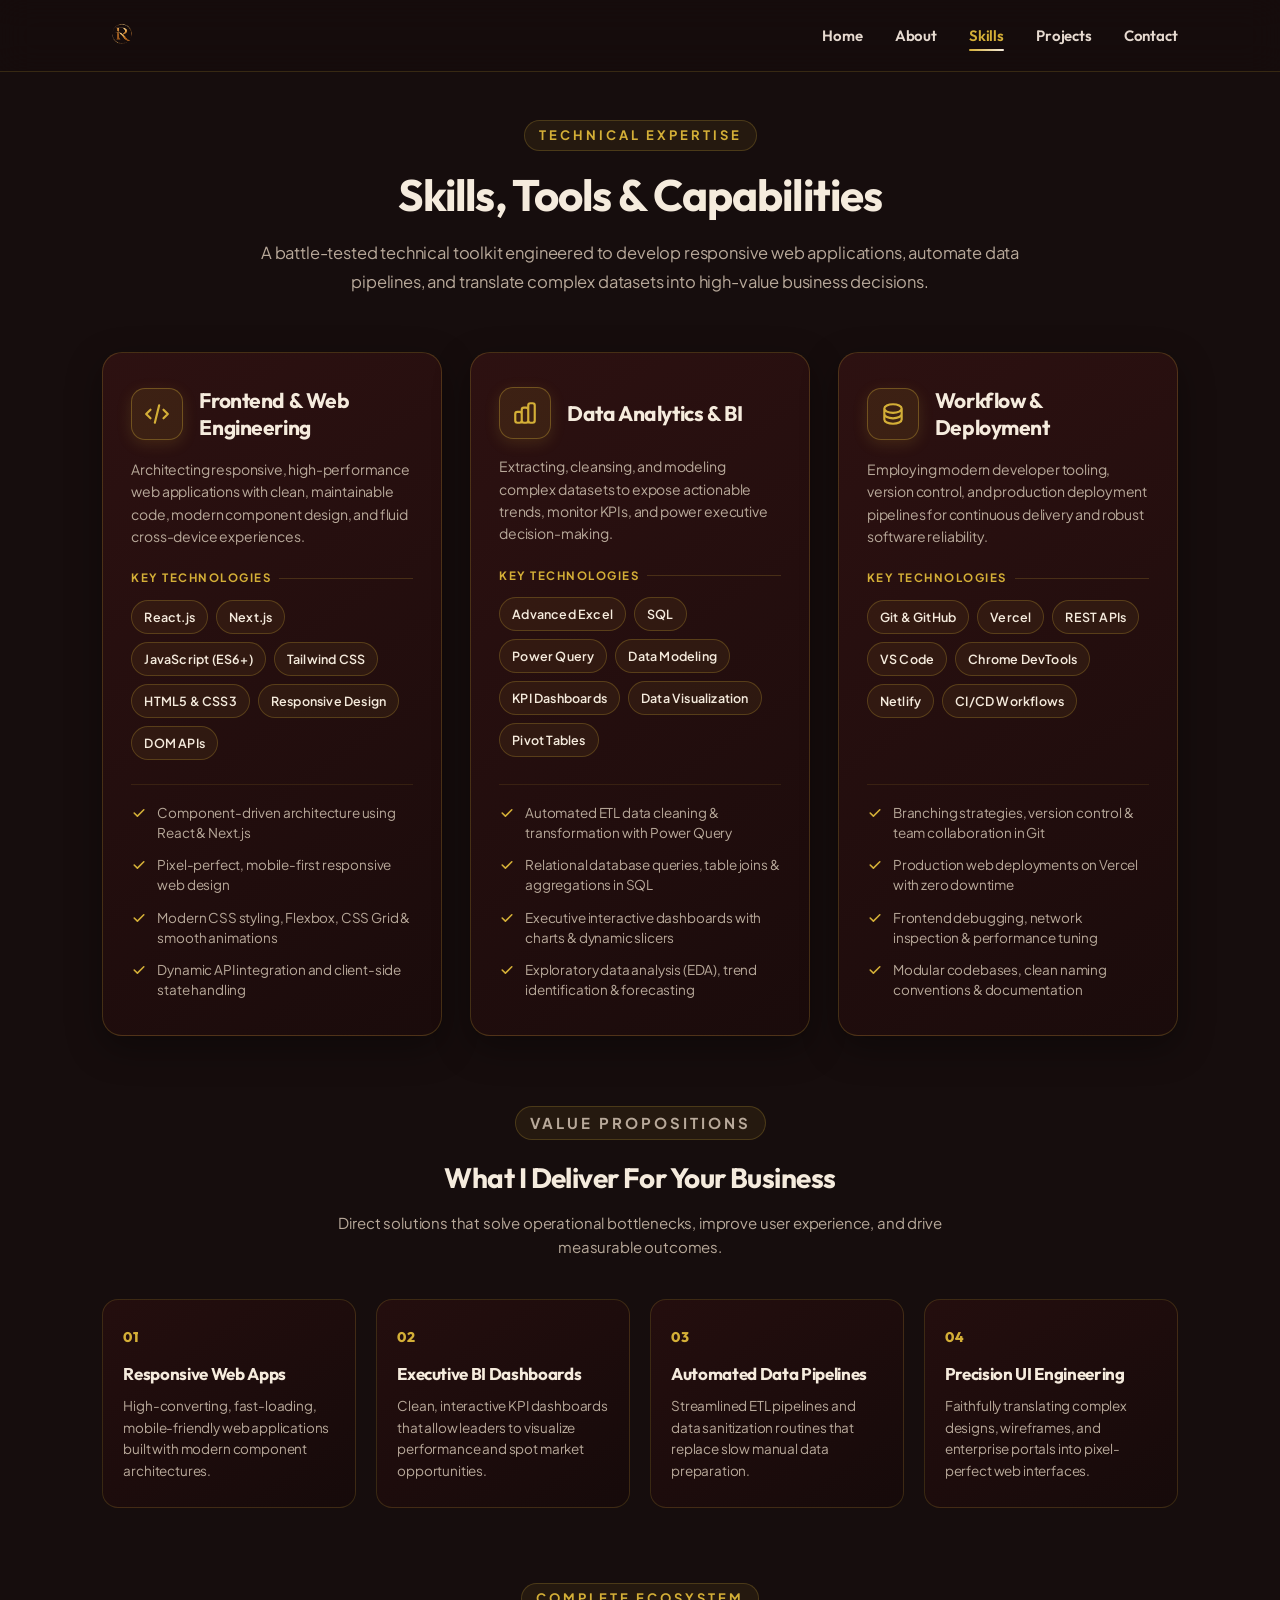
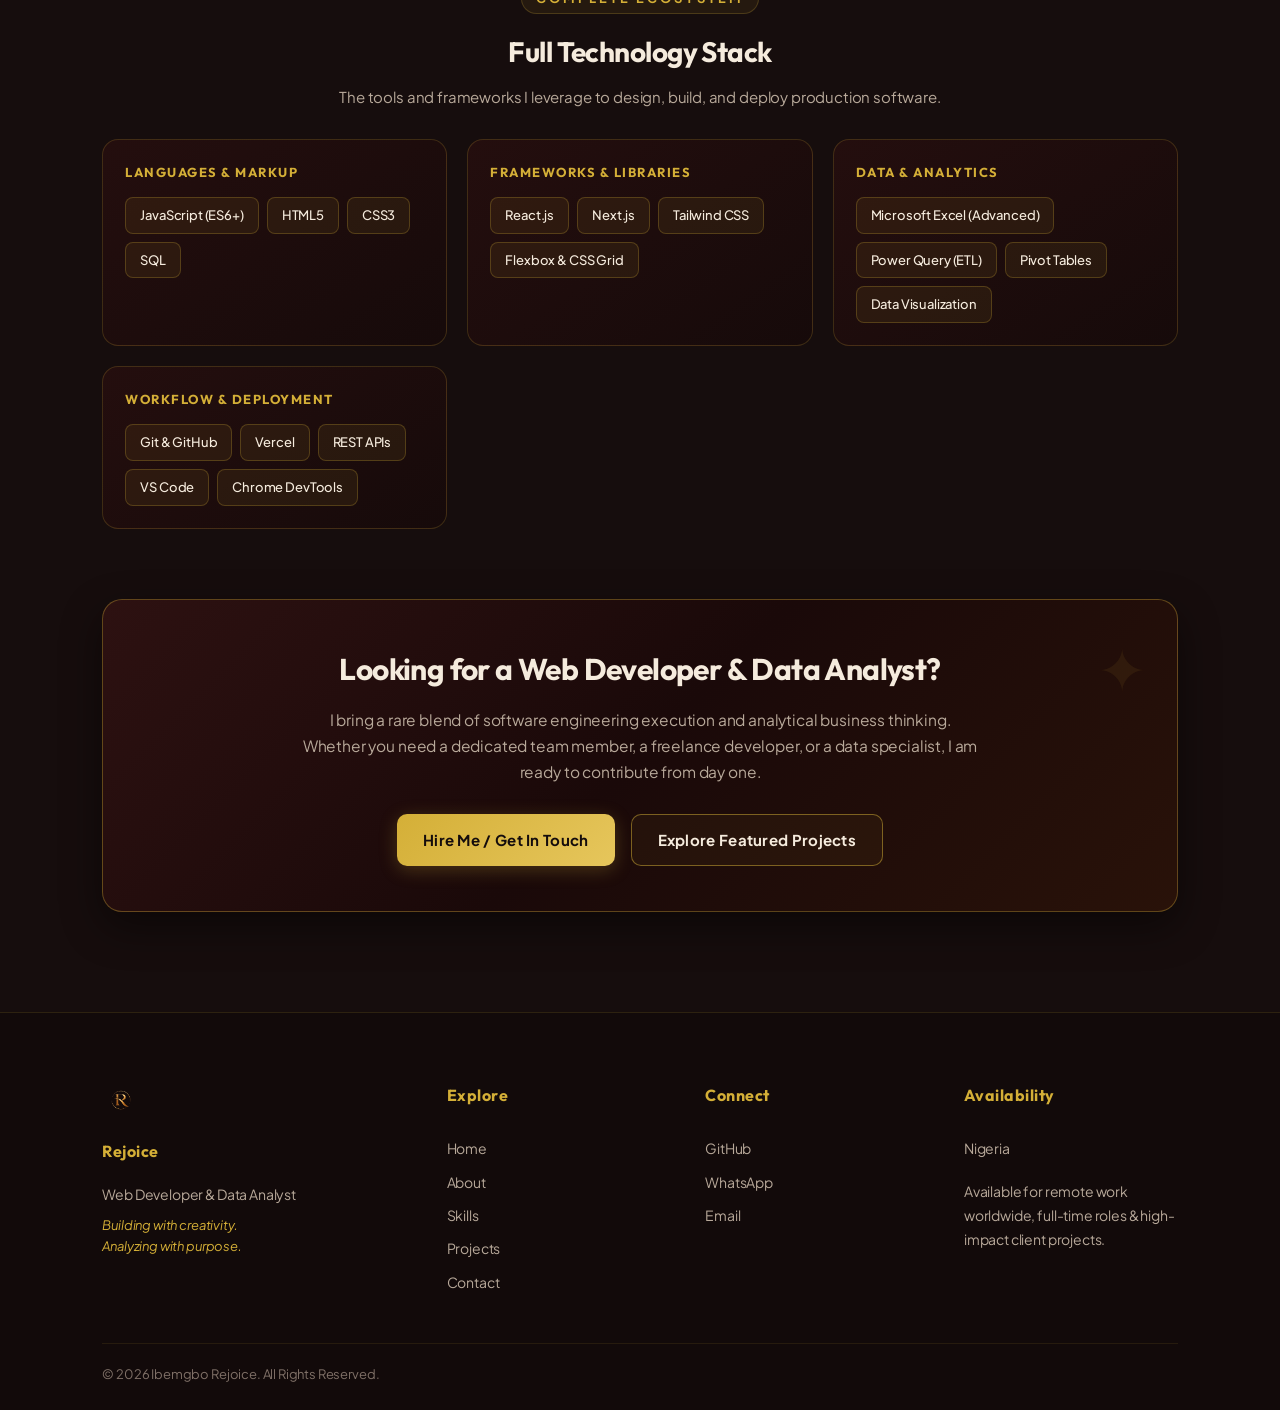
<file: pages/skills.html>
<!DOCTYPE html>
<html lang="en">

<head>
    <meta charset="UTF-8">
    <meta name="viewport" content="width=device-width, initial-scale=1.0">
    <title>Technical Skills &amp; Capabilities | Rejoice</title>
    <link rel="preconnect" href="https://fonts.googleapis.com">
    <link rel="preconnect" href="https://fonts.gstatic.com" crossorigin>
    <link
        href="https://fonts.googleapis.com/css2?family=Outfit:wght@300;400;500;600;700;800&family=Plus+Jakarta+Sans:wght@300;400;500;600;700&display=swap"
        rel="stylesheet">
    <link rel="stylesheet" href="../style.css">
    <link rel="icon" type="image/png" href="../images/ChatGPT_Image_Sep_10__2026__10_33_45_PM-removebg-preview.png">
</head>

<body>
    <header>
        <nav class="navbar">
            <a href="../index.html" class="logo">
                <img src="../images/ChatGPT_Image_Sep_10__2026__10_33_45_PM-removebg-preview.png" alt="Rejoice Logo">
            </a>
            <input type="checkbox" id="menu-toggle">

            <label for="menu-toggle" class="hamburger" aria-label="Toggle Navigation">
                <span></span>
                <span></span>
                <span></span>
            </label>
            <ul class="nav-links">
                <li>
                    <a href="../index.html">Home</a>
                </li>
                <li>
                    <a href="about.html">About</a>
                </li>
                <li>
                    <a href="skills.html" class="active">Skills</a>
                </li>
                <li>
                    <a href="projects.html">Projects</a>
                </li>
                <li>
                    <a href="contacts.html">Contact</a>
                </li>
            </ul>
        </nav>
    </header>

    <section id="skills" class="skills">
        <div class="skills-container">

            <!-- Heading -->
            <div class="skills-heading">
                <p class="section-title">
                    TECHNICAL EXPERTISE
                </p>
                <h2>
                    Skills, Tools &amp; Capabilities
                </h2>
                <p>
                    A battle-tested technical toolkit engineered to develop responsive web applications, automate data
                    pipelines, and translate complex datasets into high-value business decisions.
                </p>
            </div>

            <!-- Core Competency Grid (3 Pillars) -->
            <div class="skills-grid">

                <!-- 01: Frontend & Web Engineering -->
                <div class="skill-box">
                    <div class="skill-box-top">
                        <div class="skill-icon-badge">
                            <svg xmlns="http://www.w3.org/2000/svg" fill="none" viewBox="0 0 24 24"
                                stroke="currentColor" stroke-width="2">
                                <path stroke-linecap="round" stroke-linejoin="round"
                                    d="M10 20l4-16m4 4l4 4-4 4M6 16l-4-4 4-4" />
                            </svg>
                        </div>
                        <div>
                            <h3>Frontend &amp; Web Engineering</h3>
                        </div>
                    </div>

                    <p class="skill-box-desc">
                        Architecting responsive, high-performance web applications with clean, maintainable code, modern
                        component design, and fluid cross-device experiences.
                    </p>

                    <div class="skill-group-title">Key Technologies</div>
                    <div class="skill-tags-group">
                        <span class="skill-tag-pill">React.js</span>
                        <span class="skill-tag-pill">Next.js</span>
                        <span class="skill-tag-pill">JavaScript (ES6+)</span>
                        <span class="skill-tag-pill">Tailwind CSS</span>
                        <span class="skill-tag-pill">HTML5 &amp; CSS3</span>
                        <span class="skill-tag-pill">Responsive Design</span>
                        <span class="skill-tag-pill">DOM APIs</span>
                    </div>

                    <ul class="skill-capabilities">
                        <li>
                            <svg xmlns="http://www.w3.org/2000/svg" viewBox="0 0 20 20" fill="currentColor">
                                <path fill-rule="evenodd"
                                    d="M16.707 5.293a1 1 0 010 1.414l-8 8a1 1 0 01-1.414 0l-4-4a1 1 0 011.414-1.414L8 12.586l7.293-7.293a1 1 0 011.414 0z"
                                    clip-rule="evenodd" />
                            </svg>
                            <span>Component-driven architecture using React &amp; Next.js</span>
                        </li>
                        <li>
                            <svg xmlns="http://www.w3.org/2000/svg" viewBox="0 0 20 20" fill="currentColor">
                                <path fill-rule="evenodd"
                                    d="M16.707 5.293a1 1 0 010 1.414l-8 8a1 1 0 01-1.414 0l-4-4a1 1 0 011.414-1.414L8 12.586l7.293-7.293a1 1 0 011.414 0z"
                                    clip-rule="evenodd" />
                            </svg>
                            <span>Pixel-perfect, mobile-first responsive web design</span>
                        </li>
                        <li>
                            <svg xmlns="http://www.w3.org/2000/svg" viewBox="0 0 20 20" fill="currentColor">
                                <path fill-rule="evenodd"
                                    d="M16.707 5.293a1 1 0 010 1.414l-8 8a1 1 0 01-1.414 0l-4-4a1 1 0 011.414-1.414L8 12.586l7.293-7.293a1 1 0 011.414 0z"
                                    clip-rule="evenodd" />
                            </svg>
                            <span>Modern CSS styling, Flexbox, CSS Grid &amp; smooth animations</span>
                        </li>
                        <li>
                            <svg xmlns="http://www.w3.org/2000/svg" viewBox="0 0 20 20" fill="currentColor">
                                <path fill-rule="evenodd"
                                    d="M16.707 5.293a1 1 0 010 1.414l-8 8a1 1 0 01-1.414 0l-4-4a1 1 0 011.414-1.414L8 12.586l7.293-7.293a1 1 0 011.414 0z"
                                    clip-rule="evenodd" />
                            </svg>
                            <span>Dynamic API integration and client-side state handling</span>
                        </li>
                    </ul>
                </div>

                <!-- 02: Data Analytics & Business Intelligence -->
                <div class="skill-box">
                    <div class="skill-box-top">
                        <div class="skill-icon-badge">
                            <svg xmlns="http://www.w3.org/2000/svg" fill="none" viewBox="0 0 24 24"
                                stroke="currentColor" stroke-width="2">
                                <path stroke-linecap="round" stroke-linejoin="round"
                                    d="M9 19v-6a2 2 0 00-2-2H5a2 2 0 00-2 2v6a2 2 0 002 2h2a2 2 0 002-2zm0 0V9a2 2 0 012-2h2a2 2 0 012 2v10m-6 0a2 2 0 002 2h2a2 2 0 002-2m0 0V5a2 2 0 012-2h2a2 2 0 012 2v14a2 2 0 01-2 2h-2a2 2 0 01-2-2z" />
                            </svg>
                        </div>
                        <div>
                            <h3>Data Analytics &amp; BI</h3>
                        </div>
                    </div>

                    <p class="skill-box-desc">
                        Extracting, cleansing, and modeling complex datasets to expose actionable trends, monitor KPIs,
                        and power executive decision-making.
                    </p>

                    <div class="skill-group-title">Key Technologies</div>
                    <div class="skill-tags-group">
                        <span class="skill-tag-pill">Advanced Excel</span>
                        <span class="skill-tag-pill">SQL</span>
                        <span class="skill-tag-pill">Power Query</span>
                        <span class="skill-tag-pill">Data Modeling</span>
                        <span class="skill-tag-pill">KPI Dashboards</span>
                        <span class="skill-tag-pill">Data Visualization</span>
                        <span class="skill-tag-pill">Pivot Tables</span>
                    </div>

                    <ul class="skill-capabilities">
                        <li>
                            <svg xmlns="http://www.w3.org/2000/svg" viewBox="0 0 20 20" fill="currentColor">
                                <path fill-rule="evenodd"
                                    d="M16.707 5.293a1 1 0 010 1.414l-8 8a1 1 0 01-1.414 0l-4-4a1 1 0 011.414-1.414L8 12.586l7.293-7.293a1 1 0 011.414 0z"
                                    clip-rule="evenodd" />
                            </svg>
                            <span>Automated ETL data cleaning &amp; transformation with Power Query</span>
                        </li>
                        <li>
                            <svg xmlns="http://www.w3.org/2000/svg" viewBox="0 0 20 20" fill="currentColor">
                                <path fill-rule="evenodd"
                                    d="M16.707 5.293a1 1 0 010 1.414l-8 8a1 1 0 01-1.414 0l-4-4a1 1 0 011.414-1.414L8 12.586l7.293-7.293a1 1 0 011.414 0z"
                                    clip-rule="evenodd" />
                            </svg>
                            <span>Relational database queries, table joins &amp; aggregations in SQL</span>
                        </li>
                        <li>
                            <svg xmlns="http://www.w3.org/2000/svg" viewBox="0 0 20 20" fill="currentColor">
                                <path fill-rule="evenodd"
                                    d="M16.707 5.293a1 1 0 010 1.414l-8 8a1 1 0 01-1.414 0l-4-4a1 1 0 011.414-1.414L8 12.586l7.293-7.293a1 1 0 011.414 0z"
                                    clip-rule="evenodd" />
                            </svg>
                            <span>Executive interactive dashboards with charts &amp; dynamic slicers</span>
                        </li>
                        <li>
                            <svg xmlns="http://www.w3.org/2000/svg" viewBox="0 0 20 20" fill="currentColor">
                                <path fill-rule="evenodd"
                                    d="M16.707 5.293a1 1 0 010 1.414l-8 8a1 1 0 01-1.414 0l-4-4a1 1 0 011.414-1.414L8 12.586l7.293-7.293a1 1 0 011.414 0z"
                                    clip-rule="evenodd" />
                            </svg>
                            <span>Exploratory data analysis (EDA), trend identification &amp; forecasting</span>
                        </li>
                    </ul>
                </div>

                <!-- 03: Architecture, Workflow & Deployment -->
                <div class="skill-box">
                    <div class="skill-box-top">
                        <div class="skill-icon-badge">
                            <svg xmlns="http://www.w3.org/2000/svg" fill="none" viewBox="0 0 24 24"
                                stroke="currentColor" stroke-width="2">
                                <path stroke-linecap="round" stroke-linejoin="round"
                                    d="M4 7v10c0 2.21 3.582 4 8 4s8-1.79 8-4V7M4 7c0 2.21 3.582 4 8 4s8-1.79 8-4M4 7c0-2.21 3.582-4 8-4s8 1.79 8 4m0 5c0 2.21-3.582 4-8 4s-8-1.79-8-4" />
                            </svg>
                        </div>
                        <div>
                            <h3>Workflow &amp; Deployment</h3>
                        </div>
                    </div>

                    <p class="skill-box-desc">
                        Employing modern developer tooling, version control, and production deployment pipelines for
                        continuous delivery and robust software reliability.
                    </p>

                    <div class="skill-group-title">Key Technologies</div>
                    <div class="skill-tags-group">
                        <span class="skill-tag-pill">Git &amp; GitHub</span>
                        <span class="skill-tag-pill">Vercel</span>
                        <span class="skill-tag-pill">REST APIs</span>
                        <span class="skill-tag-pill">VS Code</span>
                        <span class="skill-tag-pill">Chrome DevTools</span>
                        <span class="skill-tag-pill">Netlify</span>
                        <span class="skill-tag-pill">CI/CD Workflows</span>
                    </div>

                    <ul class="skill-capabilities">
                        <li>
                            <svg xmlns="http://www.w3.org/2000/svg" viewBox="0 0 20 20" fill="currentColor">
                                <path fill-rule="evenodd"
                                    d="M16.707 5.293a1 1 0 010 1.414l-8 8a1 1 0 01-1.414 0l-4-4a1 1 0 011.414-1.414L8 12.586l7.293-7.293a1 1 0 011.414 0z"
                                    clip-rule="evenodd" />
                            </svg>
                            <span>Branching strategies, version control &amp; team collaboration in Git</span>
                        </li>
                        <li>
                            <svg xmlns="http://www.w3.org/2000/svg" viewBox="0 0 20 20" fill="currentColor">
                                <path fill-rule="evenodd"
                                    d="M16.707 5.293a1 1 0 010 1.414l-8 8a1 1 0 01-1.414 0l-4-4a1 1 0 011.414-1.414L8 12.586l7.293-7.293a1 1 0 011.414 0z"
                                    clip-rule="evenodd" />
                            </svg>
                            <span>Production web deployments on Vercel with zero downtime</span>
                        </li>
                        <li>
                            <svg xmlns="http://www.w3.org/2000/svg" viewBox="0 0 20 20" fill="currentColor">
                                <path fill-rule="evenodd"
                                    d="M16.707 5.293a1 1 0 010 1.414l-8 8a1 1 0 01-1.414 0l-4-4a1 1 0 011.414-1.414L8 12.586l7.293-7.293a1 1 0 011.414 0z"
                                    clip-rule="evenodd" />
                            </svg>
                            <span>Frontend debugging, network inspection &amp; performance tuning</span>
                        </li>
                        <li>
                            <svg xmlns="http://www.w3.org/2000/svg" viewBox="0 0 20 20" fill="currentColor">
                                <path fill-rule="evenodd"
                                    d="M16.707 5.293a1 1 0 010 1.414l-8 8a1 1 0 01-1.414 0l-4-4a1 1 0 011.414-1.414L8 12.586l7.293-7.293a1 1 0 011.414 0z"
                                    clip-rule="evenodd" />
                            </svg>
                            <span>Modular codebases, clean naming conventions &amp; documentation</span>
                        </li>
                    </ul>
                </div>

            </div>

            <!-- Value Deliverables (What I Deliver) -->
            <div class="deliverables-section">
                <div class="deliverables-heading">
                    <p class="section-title">VALUE PROPOSITIONS</p>
                    <h3>What I Deliver For Your Business</h3>
                    <p>Direct solutions that solve operational bottlenecks, improve user experience, and drive
                        measurable outcomes.</p>
                </div>

                <div class="deliverables-grid">
                    <div class="deliverable-card">
                        <div class="deliverable-num">01</div>
                        <h4>Responsive Web Apps</h4>
                        <p>High-converting, fast-loading, mobile-friendly web applications built with modern component
                            architectures.</p>
                    </div>

                    <div class="deliverable-card">
                        <div class="deliverable-num">02</div>
                        <h4>Executive BI Dashboards</h4>
                        <p>Clean, interactive KPI dashboards that allow leaders to visualize performance and spot market
                            opportunities.</p>
                    </div>

                    <div class="deliverable-card">
                        <div class="deliverable-num">03</div>
                        <h4>Automated Data Pipelines</h4>
                        <p>Streamlined ETL pipelines and data sanitization routines that replace slow manual data
                            preparation.</p>
                    </div>

                    <div class="deliverable-card">
                        <div class="deliverable-num">04</div>
                        <h4>Precision UI Engineering</h4>
                        <p>Faithfully translating complex designs, wireframes, and enterprise portals into pixel-perfect
                            web interfaces.</p>
                    </div>
                </div>
            </div>

            <!-- Categorized Tech Stack Grid -->
            <div class="tools-section">
                <p class="section-title">COMPLETE ECOSYSTEM</p>
                <h3>Full Technology Stack</h3>
                <p class="tools-subtitle">The tools and frameworks I leverage to design, build, and deploy production
                    software.</p>

                <div class="tools-categories">
                    <div class="tools-category-card">
                        <h4>Languages &amp; Markup</h4>
                        <div class="tools-badge-list">
                            <span>JavaScript (ES6+)</span>
                            <span>HTML5</span>
                            <span>CSS3</span>
                            <span>SQL</span>
                        </div>
                    </div>

                    <div class="tools-category-card">
                        <h4>Frameworks &amp; Libraries</h4>
                        <div class="tools-badge-list">
                            <span>React.js</span>
                            <span>Next.js</span>
                            <span>Tailwind CSS</span>
                            <span>Flexbox &amp; CSS Grid</span>
                        </div>
                    </div>

                    <div class="tools-category-card">
                        <h4>Data &amp; Analytics</h4>
                        <div class="tools-badge-list">
                            <span>Microsoft Excel (Advanced)</span>
                            <span>Power Query (ETL)</span>
                            <span>Pivot Tables</span>
                            <span>Data Visualization</span>
                        </div>
                    </div>

                    <div class="tools-category-card">
                        <h4>Workflow &amp; Deployment</h4>
                        <div class="tools-badge-list">
                            <span>Git &amp; GitHub</span>
                            <span>Vercel</span>
                            <span>REST APIs</span>
                            <span>VS Code</span>
                            <span>Chrome DevTools</span>
                        </div>
                    </div>
                </div>
            </div>

            <!-- Skills CTA Banner -->
            <div class="skills-cta-box">
                <h3>Looking for a Web Developer &amp; Data Analyst?</h3>
                <p>
                    I bring a rare blend of software engineering execution and analytical business thinking. Whether you
                    need a dedicated team member, a freelance developer, or a data specialist, I am ready to contribute
                    from day one.
                </p>
                <div class="skills-cta-buttons">
                    <a href="contacts.html" class="btn">Hire Me / Get In Touch</a>
                    <a href="projects.html" class="btn btn-outline">Explore Featured Projects</a>
                </div>
            </div>

        </div>
    </section>

    <footer class="footer">
        <div class="footer-content">
            <div class="footer-brand">
                <img src="../images/ChatGPT_Image_Sep_10__2026__10_33_45_PM-removebg-preview.png" alt="Rejoice Logo">
                <h3>Rejoice</h3>
                <p>
                    Web Developer &amp; Data Analyst
                </p>
                <p class="footer-tagline">
                    Building with creativity.<br>
                    Analyzing with purpose.
                </p>
            </div>
            <div class="footer-links">
                <h3>Explore</h3>
                <a href="../index.html">Home</a>
                <a href="about.html">About</a>
                <a href="skills.html">Skills</a>
                <a href="projects.html">Projects</a>
                <a href="contacts.html">Contact</a>
            </div>
            <div class="footer-connect">
                <h3>Connect</h3>
                <a href="https://github.com/rejoiceibemgbo-create" target="_blank">
                    GitHub
                </a>
                <a href="https://wa.me/2347070170613" target="_blank">
                    WhatsApp
                </a>
                <a href="https://mail.google.com/mail/?view=cm&fs=1&to=rejoiceibemgbo@gmail.com" target="_blank">
                    Email
                </a>
            </div>
            <div class="footer-location">
                <h3>Availability</h3>
                <p>Nigeria</p>
                <p>
                    Available for remote work worldwide, full-time roles &amp; high-impact client projects.
                </p>
            </div>
        </div>

        <div class="footer-bottom">
            <p>
                © 2026 Ibemgbo Rejoice. All Rights Reserved.
            </p>
        </div>
    </footer>
</body>

</html>
</file>
<file: style.css>
@import url('https://fonts.googleapis.com/css2?family=Outfit:wght@300;400;500;600;700;800&family=Plus+Jakarta+Sans:wght@300;400;500;600;700&display=swap');

/* ==========================================================================
   RESET & BASE STYLES
   ========================================================================== */

* {
    margin: 0;
    padding: 0;
    box-sizing: border-box;
}

html {
    scroll-behavior: smooth;
    -webkit-text-size-adjust: 100%;
}

html,
body {
    width: 100%;
    max-width: 100%;
    overflow-x: hidden;
}

body {
    font-family: 'Plus Jakarta Sans', -apple-system, BlinkMacSystemFont, 'Segoe UI', Roboto, sans-serif;
    background-color: #160D0D;
    color: #F5EBDD;
    line-height: 1.6;
    letter-spacing: -0.01em;
    min-height: 100vh;
    display: flex;
    flex-direction: column;
}

h1,
h2,
h3,
h4,
.logo {
    font-family: 'Outfit', sans-serif;
    letter-spacing: -0.02em;
}

::selection {
    background-color: #D4AF37;
    color: #160D0D;
}

::-webkit-scrollbar {
    width: 9px;
}

::-webkit-scrollbar-track {
    background: #140C0C;
}

::-webkit-scrollbar-thumb {
    background: #4A1515;
    border-radius: 6px;
    border: 2px solid #140C0C;
}

::-webkit-scrollbar-thumb:hover {
    background: #D4AF37;
}

/* ==========================================================================
   NAVBAR & HEADER
   ========================================================================== */

.navbar {
    display: flex;
    justify-content: space-between;
    align-items: center;
    padding: 16px 8%;
    height: 72px;
    position: fixed;
    top: 0;
    left: 0;
    width: 100%;
    background-color: rgba(22, 13, 13, 0.92);
    backdrop-filter: blur(16px);
    -webkit-backdrop-filter: blur(16px);
    border-bottom: 1px solid rgba(212, 175, 55, 0.18);
    z-index: 1000;
    transition: all 0.3s ease;
}

.logo {
    color: #D4AF37;
    font-size: 26px;
    font-weight: 700;
    display: flex;
    align-items: center;
    text-decoration: none;
    transition: transform 0.3s ease;
}

.logo img {
    height: 40px;
    width: auto;
    object-fit: contain;
    display: block;
}

.logo:hover {
    transform: scale(1.05);
}

#menu-toggle {
    display: none;
}

.hamburger {
    display: none;
    width: 42px;
    height: 42px;
    padding: 8px;
    cursor: pointer;
    border-radius: 8px;
    background: rgba(212, 175, 55, 0.08);
    border: 1px solid rgba(212, 175, 55, 0.25);
    transition: all 0.3s ease;
}

.hamburger span {
    display: block;
    width: 100%;
    height: 2.5px;
    background-color: #D4AF37;
    margin: 4px 0;
    border-radius: 4px;
    transition: all 0.3s ease;
}

.nav-links {
    display: flex;
    list-style: none;
    gap: 32px;
    font-size: 15px;
    font-weight: 600;
    font-family: 'Outfit', sans-serif;
}

.nav-links a {
    color: #E6DAD0;
    text-decoration: none;
    position: relative;
    padding: 6px 0;
    transition: color 0.3s ease;
}

.nav-links a::after {
    content: '';
    position: absolute;
    bottom: 0;
    left: 0;
    width: 0;
    height: 2px;
    background: linear-gradient(90deg, #D4AF37, #F5EBDD);
    transition: width 0.3s cubic-bezier(0.16, 1, 0.3, 1);
    border-radius: 2px;
}

.nav-links a:hover,
.nav-links a.active {
    color: #D4AF37;
}

.nav-links a:hover::after,
.nav-links a.active::after {
    width: 100%;
}

/* ==========================================================================
   HERO SECTION (HOME)
   ========================================================================== */

.hero {
    min-height: 90vh;
    display: flex;
    align-items: center;
    justify-content: space-between;
    padding: 120px 8% 100px;
    gap: 50px;
    background-color: #160D0D;
    position: relative;
    overflow: hidden;
}

.hero-content {
    max-width: 620px;
    min-width: 0;
    position: relative;
    z-index: 2;
    animation: slideInLeft 0.8s cubic-bezier(0.16, 1, 0.3, 1);
}

.availability-badge {
    display: inline-flex;
    align-items: center;
    gap: 9px;
    padding: 6px 14px;
    background: rgba(34, 197, 94, 0.1);
    border: 1px solid rgba(34, 197, 94, 0.35);
    border-radius: 30px;
    font-size: 13px;
    font-weight: 600;
    color: #4ade80;
    margin-bottom: 16px;
    letter-spacing: 0.3px;
}

.status-dot {
    width: 8px;
    height: 8px;
    background-color: #22c55e;
    border-radius: 50%;
    box-shadow: 0 0 10px #22c55e;
    animation: pulseDot 2s infinite;
}

@keyframes pulseDot {
    0% {
        transform: scale(0.95);
        box-shadow: 0 0 0 0 rgba(34, 197, 94, 0.7);
    }

    70% {
        transform: scale(1.1);
        box-shadow: 0 0 0 6px rgba(34, 197, 94, 0);
    }

    100% {
        transform: scale(0.95);
        box-shadow: 0 0 0 0 rgba(34, 197, 94, 0);
    }
}

.intro {
    display: inline-flex;
    align-items: center;
    color: #D4AF37;
    font-size: 13px;
    font-weight: 700;
    letter-spacing: 3px;
    padding: 5px 14px;
    background: rgba(212, 175, 55, 0.08);
    border: 1px solid rgba(212, 175, 55, 0.22);
    border-radius: 20px;
    margin-bottom: 20px;
}

.hero-content h1 {
    color: #F5EBDD;
    font-size: clamp(38px, 5.5vw, 64px);
    font-weight: 800;
    line-height: 1.12;
    margin-bottom: 12px;
    background: linear-gradient(135deg, #FFFFFF 20%, #F5EBDD 60%, #D4AF37 100%);
    -webkit-background-clip: text;
    -webkit-text-fill-color: transparent;
}

.hero-content h2 {
    color: #D4AF37;
    font-size: clamp(20px, 3vw, 28px);
    font-weight: 600;
    margin-bottom: 22px;
}

.description {
    color: #B8A99A;
    font-size: clamp(15px, 1.8vw, 17px);
    line-height: 1.8;
    max-width: 550px;
    margin-bottom: 35px;
}

.hero-buttons {
    display: flex;
    gap: 16px;
    flex-wrap: wrap;
}

.btn {
    display: inline-flex;
    align-items: center;
    justify-content: center;
    padding: 13px 26px;
    background: linear-gradient(135deg, #D4AF37 0%, #E6C65C 100%);
    color: #140C0C;
    text-decoration: none;
    border-radius: 10px;
    font-weight: 700;
    font-size: 15px;
    letter-spacing: 0.3px;
    box-shadow: 0 4px 18px rgba(212, 175, 55, 0.25);
    transition: all 0.3s cubic-bezier(0.16, 1, 0.3, 1);
}

.btn:hover {
    transform: translateY(-3px);
    background: linear-gradient(135deg, #F5EBDD 0%, #D4AF37 100%);
    box-shadow: 0 8px 25px rgba(212, 175, 55, 0.35);
    color: #140C0C;
}

.btn-outline {
    background: rgba(212, 175, 55, 0.05);
    color: #F5EBDD;
    border: 1.5px solid rgba(212, 175, 55, 0.5);
    box-shadow: none;
}

.btn-outline:hover {
    background-color: #D4AF37;
    border-color: #D4AF37;
    color: #140C0C;
    box-shadow: 0 8px 25px rgba(212, 175, 55, 0.25);
}

.hero-image {
    width: min(340px, 90vw);
    aspect-ratio: 4 / 5;
    flex-shrink: 0;
    overflow: hidden;
    border-radius: 24px;
    border: 2px solid rgba(212, 175, 55, 0.45);
    box-shadow: 0 15px 40px rgba(0, 0, 0, 0.6), 0 0 30px rgba(212, 175, 55, 0.2);
    position: relative;
    z-index: 2;
    transition: all 0.4s ease;
}

.hero-image:hover {
    transform: translateY(-5px);
    border-color: #D4AF37;
    box-shadow: 0 20px 50px rgba(0, 0, 0, 0.7), 0 0 35px rgba(212, 175, 55, 0.3);
}

.hero-image img {
    width: 100%;
    height: 100%;
    object-fit: cover;
    display: block;
    transition: transform 0.6s ease;
}

.hero-image:hover img {
    transform: scale(1.04);
}

@keyframes slideInLeft {
    from {
        opacity: 0;
        transform: translateX(-30px);
    }

    to {
        opacity: 1;
        transform: translateX(0);
    }
}

.glow {
    position: absolute;
    width: 220px;
    height: 220px;
    border-radius: 50%;
    background-color: #5A1A1A;
    filter: blur(80px);
    opacity: 0.5;
    pointer-events: none;
}

.glow-one {
    top: 10%;
    left: 5%;
}

.glow-two {
    bottom: 10%;
    right: 5%;
}

.floating-dot {
    position: absolute;
    color: #D4AF37;
    font-size: 22px;
    animation: floatDot 4s ease-in-out infinite;
    pointer-events: none;
    z-index: 1;
}

.dot-one {
    top: 20%;
    left: 45%;
}

.dot-two {
    top: 70%;
    left: 55%;
    animation-delay: 1s;
}

.dot-three {
    top: 30%;
    right: 8%;
    animation-delay: 2s;
}

@keyframes floatDot {

    0%,
    100% {
        transform: translateY(0);
        opacity: 0.4;
    }

    50% {
        transform: translateY(-15px);
        opacity: 0.9;
    }
}

/* ==========================================================================
   ABOUT SECTION
   ========================================================================== */

.about {
    background-color: #160D0D;
    padding: 120px 8% 100px;
    position: relative;
    overflow: hidden;
}

.about-container {
    max-width: 1100px;
    margin: 0 auto;
}

.about-heading {
    text-align: center;
    max-width: 750px;
    margin: 0 auto 60px;
}

.section-title {
    display: inline-block;
    color: #D4AF37;
    font-size: 13px;
    font-weight: 700;
    letter-spacing: 3px;
    padding: 4px 14px;
    background: rgba(212, 175, 55, 0.08);
    border: 1px solid rgba(212, 175, 55, 0.22);
    border-radius: 20px;
    margin-bottom: 16px;
    text-transform: uppercase;
}

.about-heading h2 {
    color: #F5EBDD;
    font-size: clamp(30px, 4.5vw, 44px);
    line-height: 1.25;
    margin-bottom: 20px;
    font-weight: 700;
}

.about-intro {
    display: flex;
    align-items: center;
    justify-content: space-between;
    gap: 50px;
    margin-bottom: 90px;
}

.about-text {
    flex: 1;
}

.about-text p {
    color: #B8A99A;
    font-size: 16.5px;
    line-height: 1.8;
    margin-bottom: 18px;
}

.about-highlight {
    width: 320px;
    padding: 36px 30px;
    background: linear-gradient(145deg, #2D1111 0%, #1A0B0B 100%);
    border: 1px solid rgba(212, 175, 55, 0.25);
    border-radius: 20px;
    box-shadow: 0 12px 35px rgba(0, 0, 0, 0.35);
    transition: all 0.35s cubic-bezier(0.16, 1, 0.3, 1);
}

.about-highlight:hover {
    transform: translateY(-6px);
    border-color: rgba(212, 175, 55, 0.55);
    box-shadow: 0 18px 40px rgba(0, 0, 0, 0.45);
}

.about-highlight span {
    display: block;
    color: #D4AF37;
    font-size: 32px;
    margin-bottom: 15px;
}

.about-highlight h3 {
    color: #F5EBDD;
    font-size: 22px;
    margin-bottom: 12px;
    font-weight: 700;
}

.about-highlight p {
    color: #B8A99A;
    font-size: 15px;
    line-height: 1.7;
}

.journey {
    margin-bottom: 90px;
}

.journey-heading {
    text-align: center;
    margin-bottom: 50px;
}

.journey-heading h3 {
    color: #F5EBDD;
    font-size: 32px;
    font-weight: 700;
}

.journey-item {
    display: flex;
    gap: 30px;
    position: relative;
    padding: 25px 0 25px 30px;
    margin-left: 20px;
    border-left: 2px solid rgba(212, 175, 55, 0.35);
    transition: all 0.3s ease;
}

.journey-item::before {
    content: "";
    position: absolute;
    width: 14px;
    height: 14px;
    background-color: #D4AF37;
    border: 3px solid #160D0D;
    border-radius: 50%;
    left: -8px;
    top: 30px;
    box-shadow: 0 0 12px rgba(212, 175, 55, 0.7);
}

.journey-number {
    color: #D4AF37;
    font-size: 20px;
    font-weight: 800;
    min-width: 45px;
    font-family: 'Outfit', sans-serif;
}

.journey-content {
    max-width: 750px;
}

.journey-content span {
    color: #D4AF37;
    font-size: 12px;
    letter-spacing: 2px;
    font-weight: 700;
    text-transform: uppercase;
}

.journey-content h4 {
    color: #F5EBDD;
    font-size: 22px;
    font-weight: 700;
    margin: 6px 0 10px;
}

.journey-content p {
    color: #B8A99A;
    font-size: 15.5px;
    line-height: 1.8;
}

.journey-item:hover {
    transform: translateX(8px);
    border-left-color: #D4AF37;
}

.what-i-do {
    margin-bottom: 40px;
}

.what-heading {
    text-align: center;
    margin-bottom: 45px;
}

.what-heading h3 {
    color: #F5EBDD;
    font-size: 32px;
    font-weight: 700;
}

.about-cards {
    display: grid;
    grid-template-columns: repeat(3, 1fr);
    gap: 25px;
}

.about-card {
    background: linear-gradient(145deg, #2D1111 0%, #1A0B0B 100%);
    padding: 38px 26px;
    border: 1px solid rgba(212, 175, 55, 0.22);
    border-radius: 20px;
    transition: all 0.35s cubic-bezier(0.16, 1, 0.3, 1);
    text-align: center;
    box-shadow: 0 10px 30px rgba(0, 0, 0, 0.3);
}

.about-card:hover {
    transform: translateY(-8px);
    border-color: rgba(212, 175, 55, 0.6);
    box-shadow: 0 18px 40px rgba(0, 0, 0, 0.45);
}

.card-icon {
    width: 68px;
    height: 68px;
    display: flex;
    align-items: center;
    justify-content: center;
    margin: 0 auto 22px;
    border-radius: 50%;
    background: rgba(212, 175, 55, 0.08);
    border: 1.5px solid rgba(212, 175, 55, 0.45);
    color: #D4AF37;
    font-size: 25px;
    font-weight: bold;
    overflow: hidden;
    box-shadow: 0 0 15px rgba(212, 175, 55, 0.15);
}

.card-icon img {
    width: 100%;
    height: 100%;
    object-fit: cover;
    display: block;
}

.about-card h4 {
    color: #D4AF37;
    font-size: 21px;
    font-weight: 700;
    margin-bottom: 12px;
}

.about-card p {
    color: #B8A99A;
    font-size: 15px;
    line-height: 1.7;
}

/* ==========================================================================
   SKILLS SECTION (PROFESSIONAL ARCHITECTURE)
   ========================================================================== */

.skills {
    background-color: #160D0D;
    padding: 120px 8% 100px;
    position: relative;
    overflow: hidden;
}

.skills-container {
    max-width: 1200px;
    margin: 0 auto;
}

.skills-heading {
    text-align: center;
    max-width: 800px;
    margin: 0 auto 55px;
}

.skills-heading h2 {
    color: #F5EBDD;
    font-size: clamp(30px, 4.5vw, 44px);
    font-weight: 700;
    margin-bottom: 16px;
    line-height: 1.25;
}

.skills-heading>p:last-child {
    color: #B8A99A;
    font-size: 16.5px;
    line-height: 1.8;
}

/* Three-pillar Core Competency Grid */
.skills-grid {
    display: grid;
    grid-template-columns: repeat(3, 1fr);
    gap: 28px;
    margin-bottom: 70px;
}

.skill-box {
    background: linear-gradient(145deg, #2D1111 0%, #1A0B0B 100%);
    padding: 34px 28px;
    border: 1px solid rgba(212, 175, 55, 0.22);
    border-radius: 20px;
    box-shadow: 0 12px 35px rgba(0, 0, 0, 0.35);
    transition: all 0.35s cubic-bezier(0.16, 1, 0.3, 1);
    display: flex;
    flex-direction: column;
    position: relative;
    overflow: hidden;
}

.skill-box::before {
    content: "";
    position: absolute;
    top: 0;
    left: 0;
    right: 0;
    height: 3px;
    background: linear-gradient(90deg, transparent, #D4AF37, transparent);
    opacity: 0;
    transition: opacity 0.3s ease;
}

.skill-box:hover {
    transform: translateY(-6px);
    border-color: rgba(212, 175, 55, 0.55);
    box-shadow: 0 18px 45px rgba(0, 0, 0, 0.5);
}

.skill-box:hover::before {
    opacity: 1;
}

.skill-box-top {
    display: flex;
    align-items: center;
    gap: 16px;
    margin-bottom: 16px;
}

.skill-icon-badge {
    width: 52px;
    height: 52px;
    flex-shrink: 0;
    border-radius: 14px;
    background: rgba(212, 175, 55, 0.1);
    border: 1.5px solid rgba(212, 175, 55, 0.35);
    display: flex;
    align-items: center;
    justify-content: center;
    color: #D4AF37;
    box-shadow: 0 4px 15px rgba(212, 175, 55, 0.15);
}

.skill-icon-badge svg {
    width: 26px;
    height: 26px;
}

.skill-box-top h3 {
    color: #F5EBDD;
    font-size: 21px;
    font-weight: 700;
    line-height: 1.3;
}

.skill-box-desc {
    color: #B8A99A;
    font-size: 14px;
    line-height: 1.6;
    margin-bottom: 22px;
}

.skill-group-title {
    color: #D4AF37;
    font-size: 11.5px;
    text-transform: uppercase;
    letter-spacing: 1.5px;
    font-weight: 700;
    margin-bottom: 12px;
    display: flex;
    align-items: center;
    gap: 8px;
}

.skill-group-title::after {
    content: "";
    flex: 1;
    height: 1px;
    background: rgba(212, 175, 55, 0.2);
}

.skill-tags-group {
    display: flex;
    flex-wrap: wrap;
    gap: 8px;
    margin-bottom: 24px;
}

.skill-tag-pill {
    padding: 6px 12px;
    background: rgba(212, 175, 55, 0.07);
    border: 1px solid rgba(212, 175, 55, 0.25);
    border-radius: 20px;
    color: #F5EBDD;
    font-size: 12.5px;
    font-weight: 600;
    letter-spacing: 0.2px;
    transition: all 0.25s ease;
}

.skill-tag-pill:hover {
    background: rgba(212, 175, 55, 0.2);
    border-color: #D4AF37;
    color: #FFFFFF;
    transform: translateY(-2px);
}

.skill-capabilities {
    list-style: none;
    margin: 0;
    padding: 0;
    display: flex;
    flex-direction: column;
    gap: 12px;
    margin-top: auto;
    border-top: 1px solid rgba(212, 175, 55, 0.12);
    padding-top: 18px;
}

.skill-capabilities li {
    color: #B8A99A;
    font-size: 13.5px;
    line-height: 1.5;
    display: flex;
    align-items: flex-start;
    gap: 10px;
}

.skill-capabilities li svg {
    width: 16px;
    height: 16px;
    color: #D4AF37;
    flex-shrink: 0;
    margin-top: 2px;
}

/* Value Deliverables Section */
.deliverables-section {
    margin-bottom: 75px;
}

.deliverables-heading {
    text-align: center;
    max-width: 680px;
    margin: 0 auto 40px;
}

.deliverables-heading h3 {
    color: #F5EBDD;
    font-size: 28px;
    font-weight: 700;
    margin-bottom: 10px;
}

.deliverables-heading p {
    color: #B8A99A;
    font-size: 15px;
}

.deliverables-grid {
    display: grid;
    grid-template-columns: repeat(4, 1fr);
    gap: 20px;
}

.deliverable-card {
    background: linear-gradient(145deg, #240E0E 0%, #160A0A 100%);
    border: 1px solid rgba(212, 175, 55, 0.18);
    border-radius: 16px;
    padding: 26px 20px;
    text-align: left;
    transition: all 0.3s ease;
}

.deliverable-card:hover {
    border-color: rgba(212, 175, 55, 0.5);
    transform: translateY(-4px);
    box-shadow: 0 10px 25px rgba(0, 0, 0, 0.35);
}

.deliverable-num {
    color: #D4AF37;
    font-size: 14px;
    font-weight: 800;
    letter-spacing: 1px;
    margin-bottom: 12px;
    font-family: 'Outfit', sans-serif;
}

.deliverable-card h4 {
    color: #F5EBDD;
    font-size: 17px;
    font-weight: 700;
    margin-bottom: 8px;
}

.deliverable-card p {
    color: #B8A99A;
    font-size: 13.5px;
    line-height: 1.6;
}

/* Categorized Tools Cloud */
.tools-section {
    text-align: center;
    margin-bottom: 70px;
}

.tools-section h3 {
    color: #F5EBDD;
    font-size: 28px;
    font-weight: 700;
    margin-bottom: 10px;
}

.tools-subtitle {
    color: #B8A99A;
    font-size: 15px;
    margin-bottom: 30px;
}

.tools-categories {
    display: grid;
    grid-template-columns: repeat(auto-fit, minmax(260px, 1fr));
    gap: 20px;
    text-align: left;
}

.tools-category-card {
    background: linear-gradient(145deg, #240E0E 0%, #160A0A 100%);
    border: 1px solid rgba(212, 175, 55, 0.2);
    border-radius: 16px;
    padding: 22px;
    transition: all 0.3s ease;
}

.tools-category-card:hover {
    border-color: rgba(212, 175, 55, 0.45);
}

.tools-category-card h4 {
    color: #D4AF37;
    font-size: 13px;
    text-transform: uppercase;
    letter-spacing: 1.5px;
    font-weight: 700;
    margin-bottom: 14px;
}

.tools-badge-list {
    display: flex;
    flex-wrap: wrap;
    gap: 8px;
}

.tools-badge-list span {
    padding: 7px 14px;
    color: #F5EBDD;
    background: rgba(212, 175, 55, 0.08);
    border: 1px solid rgba(212, 175, 55, 0.25);
    border-radius: 8px;
    font-size: 13px;
    font-weight: 500;
    transition: all 0.25s ease;
}

.tools-badge-list span:hover {
    background: #D4AF37;
    color: #140C0C;
    border-color: #D4AF37;
    transform: translateY(-2px);
    box-shadow: 0 4px 12px rgba(212, 175, 55, 0.3);
}

/* Skills CTA Box */
.skills-cta-box {
    background: linear-gradient(135deg, #2D1111 0%, #1A0909 50%, #291209 100%);
    border: 1px solid rgba(212, 175, 55, 0.35);
    border-radius: 20px;
    padding: 45px 40px;
    text-align: center;
    box-shadow: 0 15px 40px rgba(0, 0, 0, 0.45);
    position: relative;
    overflow: hidden;
}

.skills-cta-box::after {
    content: "✦";
    position: absolute;
    right: 30px;
    top: 20px;
    font-size: 60px;
    color: rgba(212, 175, 55, 0.08);
    pointer-events: none;
}

.skills-cta-box h3 {
    color: #F5EBDD;
    font-size: clamp(22px, 3vw, 30px);
    font-weight: 700;
    margin-bottom: 14px;
}

.skills-cta-box p {
    color: #B8A99A;
    font-size: 15.5px;
    line-height: 1.7;
    max-width: 680px;
    margin: 0 auto 28px;
}

.skills-cta-buttons {
    display: flex;
    justify-content: center;
    gap: 16px;
    flex-wrap: wrap;
}

.skills-message {
    display: flex;
    justify-content: center;
    align-items: center;
    gap: 12px;
    padding: 25px;
    border-top: 1px solid rgba(212, 175, 55, 0.2);
    border-bottom: 1px solid rgba(212, 175, 55, 0.2);
}

.skills-message span {
    color: #D4AF37;
    font-size: 20px;
}

.skills-message p {
    color: #B8A99A;
    font-size: 15px;
    font-style: italic;
    letter-spacing: 0.5px;
}

/* ==========================================================================
   PROJECTS SECTION
   ========================================================================== */

.projects {
    background-color: #160D0D;
    padding: 120px 8% 100px;
    position: relative;
    overflow: hidden;
}

.projects-container {
    max-width: 1200px;
    margin: 0 auto;
}

.projects-heading {
    text-align: center;
    max-width: 700px;
    margin: 0 auto 48px;
}

.projects-heading h2 {
    color: #F5EBDD;
    font-size: clamp(30px, 4.5vw, 44px);
    font-weight: 700;
    margin-bottom: 16px;
}

.projects-heading>p:last-child {
    color: #B8A99A;
    font-size: 15px;
    line-height: 1.7;
}

.projects-grid {
    display: grid;
    grid-template-columns: repeat(auto-fit, minmax(320px, 1fr));
    gap: 28px;
    width: 100%;
}

.project-card {
    background: linear-gradient(145deg, #2D1111 0%, #1A0B0B 100%);
    border: 1px solid rgba(212, 175, 55, 0.22);
    border-radius: 16px;
    overflow: hidden;
    box-shadow: 0 10px 30px rgba(0, 0, 0, 0.3);
    transition: all 0.35s cubic-bezier(0.16, 1, 0.3, 1);
    display: flex;
    flex-direction: column;
}

.project-card:hover {
    transform: translateY(-6px);
    border-color: rgba(212, 175, 55, 0.6);
    box-shadow: 0 16px 40px rgba(0, 0, 0, 0.45);
}

.project-image {
    height: 180px;
    background-color: #240C0C;
    display: flex;
    align-items: center;
    justify-content: center;
    position: relative;
    overflow: hidden;
    border-bottom: 1px solid rgba(212, 175, 55, 0.15);
}

.project-image>span {
    font-size: 48px;
}

.project-image img {
    width: 100%;
    height: 100%;
    object-fit: cover;
    object-position: top center;
    transition: transform 0.5s ease;
    display: block;
}

.project-card:hover .project-image img {
    transform: scale(1.05);
}

.project-category {
    position: absolute;
    top: 12px;
    left: 12px;
    padding: 4px 10px;
    background-color: #D4AF37;
    color: #160D0D;
    font-size: 9px;
    font-weight: 800;
    letter-spacing: 0.8px;
    border-radius: 20px;
    font-family: 'Outfit', sans-serif;
    box-shadow: 0 2px 10px rgba(0, 0, 0, 0.3);
}

.project-content {
    padding: 20px 22px;
    flex: 1;
    display: flex;
    flex-direction: column;
}

.project-content h3 {
    color: #F5EBDD;
    font-size: 19px;
    font-weight: 700;
    margin-bottom: 10px;
}

.project-content>p {
    color: #B8A99A;
    font-size: 13.5px;
    line-height: 1.6;
    margin-bottom: 16px;
    flex: 1;
}

.project-tools {
    display: flex;
    flex-wrap: wrap;
    gap: 6px;
    margin-bottom: 18px;
}

.project-tools span {
    padding: 4px 10px;
    color: #D4AF37;
    background: rgba(212, 175, 55, 0.08);
    border: 1px solid rgba(212, 175, 55, 0.35);
    border-radius: 14px;
    font-size: 11px;
    font-weight: 600;
}

.project-link {
    color: #D4AF37;
    text-decoration: none;
    font-size: 13.5px;
    font-weight: 700;
    display: inline-flex;
    align-items: center;
    gap: 6px;
    transition: all 0.3s ease;
}

.project-link:hover {
    color: #FFFFFF;
    transform: translateX(4px);
}

/* ==========================================================================
   CONTACT SECTION
   ========================================================================== */

.contact {
    background-color: #160D0D;
    padding: 120px 8% 100px;
    position: relative;
}

.contact-container {
    max-width: 1100px;
    margin: 0 auto;
}

.contact-heading {
    text-align: center;
    max-width: 700px;
    margin: 0 auto 60px;
}

.contact-heading h2 {
    color: #F5EBDD;
    font-size: clamp(30px, 4.5vw, 44px);
    font-weight: 700;
    margin-bottom: 16px;
}

.contact-heading>p:last-child {
    color: #B8A99A;
    font-size: 16px;
    line-height: 1.8;
}

.contact-wrapper {
    display: grid;
    grid-template-columns: 0.9fr 1.1fr;
    gap: 40px;
    align-items: stretch;
}

.contact-info {
    background: linear-gradient(145deg, #2D1111 0%, #1A0B0B 100%);
    padding: 40px 34px;
    border: 1px solid rgba(212, 175, 55, 0.22);
    border-radius: 20px;
    box-shadow: 0 12px 35px rgba(0, 0, 0, 0.35);
}

.contact-info h3 {
    color: #F5EBDD;
    font-size: 26px;
    font-weight: 700;
    margin-bottom: 12px;
}

.contact-info>p {
    color: #B8A99A;
    font-size: 15px;
    line-height: 1.7;
    margin-bottom: 30px;
}

.contact-item {
    display: flex;
    align-items: center;
    gap: 16px;
    margin-bottom: 22px;
    padding: 10px 12px;
    border-radius: 12px;
    background: rgba(212, 175, 55, 0.03);
    border: 1px solid rgba(212, 175, 55, 0.1);
    transition: all 0.3s ease;
}

.contact-item:hover {
    background: rgba(212, 175, 55, 0.08);
    border-color: rgba(212, 175, 55, 0.3);
    transform: translateX(4px);
}

.contact-icon {
    width: 44px;
    height: 44px;
    flex-shrink: 0;
    display: flex;
    align-items: center;
    justify-content: center;
    background-color: #160D0D;
    border: 1.5px solid #D4AF37;
    border-radius: 50%;
    color: #D4AF37;
    box-shadow: 0 0 10px rgba(212, 175, 55, 0.15);
}

.contact-icon svg {
    width: 20px;
    height: 20px;
    display: block;
}

.contact-item span {
    display: block;
    color: #D4AF37;
    font-size: 11px;
    text-transform: uppercase;
    letter-spacing: 1.5px;
    font-weight: 700;
    margin-bottom: 3px;
}

.contact-item a,
.contact-item p {
    color: #F5EBDD;
    text-decoration: none;
    font-size: 14.5px;
    font-weight: 500;
    margin: 0;
    word-break: break-all;
}

.contact-item a:hover {
    color: #D4AF37;
}

.contact-form-container {
    background: linear-gradient(145deg, #2D1111 0%, #1A0B0B 100%);
    padding: 40px;
    border: 1px solid rgba(212, 175, 55, 0.22);
    border-radius: 20px;
    box-shadow: 0 12px 35px rgba(0, 0, 0, 0.35);
}

.contact-form {
    width: 100%;
}

.form-group {
    margin-bottom: 20px;
}

.form-group label {
    display: block;
    color: #F5EBDD;
    font-size: 14px;
    font-weight: 600;
    margin-bottom: 8px;
}

.form-group input,
.form-group textarea {
    width: 100%;
    padding: 13px 16px;
    background-color: rgba(22, 13, 13, 0.85);
    border: 1px solid rgba(212, 175, 55, 0.25);
    border-radius: 10px;
    color: #F5EBDD;
    font-family: inherit;
    font-size: 14.5px;
    outline: none;
    transition: all 0.3s ease;
}

.form-group input::placeholder,
.form-group textarea::placeholder {
    color: #8C7B6E;
}

.form-group input:focus,
.form-group textarea:focus {
    border-color: #D4AF37;
    background-color: #1A0E0E;
    box-shadow: 0 0 0 3px rgba(212, 175, 55, 0.15);
}

.form-group textarea {
    resize: vertical;
}

.form-button {
    display: inline-flex;
    align-items: center;
    justify-content: center;
    margin-top: 5px;
    padding: 13px 30px;
    background: linear-gradient(135deg, #D4AF37 0%, #E6C65C 100%);
    color: #140C0C;
    border: none;
    border-radius: 10px;
    font-family: inherit;
    font-size: 14.5px;
    font-weight: 700;
    cursor: pointer;
    box-shadow: 0 4px 18px rgba(212, 175, 55, 0.25);
    transition: all 0.3s cubic-bezier(0.16, 1, 0.3, 1);
    width: 100%;
}

.form-button:hover {
    background: linear-gradient(135deg, #F5EBDD 0%, #D4AF37 100%);
    transform: translateY(-2px);
    box-shadow: 0 8px 25px rgba(212, 175, 55, 0.35);
}

/* ==========================================================================
   FOOTER
   ========================================================================== */

.footer {
    background-color: #120A0A;
    padding: 70px 8% 25px;
    border-top: 1px solid rgba(212, 175, 55, 0.14);
    position: relative;
    margin-top: auto;
}

.footer-content {
    max-width: 1100px;
    margin: 0 auto;
    display: grid;
    grid-template-columns: 1.4fr 1fr 1fr 1fr;
    gap: 45px;
}

.footer-brand img {
    height: 38px;
    width: auto;
    object-fit: contain;
    margin-bottom: 12px;
}

.footer-brand h3 {
    color: #F5EBDD;
    font-size: 22px;
    font-weight: 700;
    margin-bottom: 6px;
}

.footer-brand>p {
    color: #B8A99A;
    font-size: 14px;
    margin-bottom: 10px;
}

.footer-brand .footer-tagline {
    color: #D4AF37;
    font-size: 13px;
    line-height: 1.6;
    font-style: italic;
}

.footer-content h3 {
    color: #D4AF37;
    font-size: 16px;
    font-weight: 700;
    margin-bottom: 18px;
    letter-spacing: 0.5px;
}

.footer-links,
.footer-connect,
.footer-location {
    display: flex;
    flex-direction: column;
    gap: 11px;
}

.footer-links a,
.footer-connect a {
    color: #B8A99A;
    text-decoration: none;
    font-size: 14px;
    transition: color 0.3s ease, transform 0.3s ease;
}

.footer-links a:hover,
.footer-connect a:hover {
    color: #D4AF37;
    transform: translateX(4px);
}

.footer-location p {
    color: #B8A99A;
    font-size: 14px;
    line-height: 1.7;
    margin-bottom: 8px;
}

.footer-bottom {
    max-width: 1100px;
    margin: 50px auto 0;
    padding-top: 20px;
    border-top: 1px solid rgba(212, 175, 55, 0.1);
    display: flex;
    justify-content: space-between;
    align-items: center;
}

.footer-bottom p {
    color: #7F7067;
    font-size: 13px;
}

/* ==========================================================================
   RESPONSIVE MEDIA QUERIES
   ========================================================================== */

@media (max-width: 1024px) {
    .skills-grid {
        grid-template-columns: 1fr;
    }

    .deliverables-grid {
        grid-template-columns: repeat(2, 1fr);
    }
}

@media (max-width: 900px) {
    .hero {
        flex-direction: column;
        text-align: center;
        padding: 110px 6% 70px;
        min-height: auto;
    }

    .hero-content {
        order: 2;
        width: 100%;
        max-width: 100%;
    }

    .hero-image {
        order: 1;
        width: min(280px, 85vw);
        height: 340px;
        margin: 0 auto;
    }

    .hero-buttons {
        justify-content: center;
    }

    .description {
        margin-left: auto;
        margin-right: auto;
    }

    .about-intro {
        flex-direction: column;
        text-align: center;
        gap: 35px;
    }

    .about-highlight {
        width: 100%;
        max-width: 350px;
        margin: 0 auto;
    }

    .about-cards {
        grid-template-columns: 1fr;
    }

    .skills-grid {
        grid-template-columns: 1fr;
    }

    .contact-wrapper {
        grid-template-columns: 1fr;
    }

    .footer-content {
        grid-template-columns: repeat(2, 1fr);
        gap: 30px;
    }
}

@media (max-width: 768px) {
    .navbar {
        padding: 0 6%;
    }

    .hamburger {
        display: block;
    }

    .nav-links {
        position: absolute;
        top: 72px;
        left: 5%;
        width: 90%;
        display: flex;
        flex-direction: column;
        align-items: center;
        gap: 8px;
        padding: 18px;
        background-color: #240A0A;
        border: 1px solid rgba(212, 175, 55, 0.3);
        border-radius: 16px;
        opacity: 0;
        visibility: hidden;
        transform: translateY(-15px);
        transition: all 0.3s ease;
        box-shadow: 0 10px 30px rgba(0, 0, 0, 0.5);
    }

    #menu-toggle:checked~.nav-links {
        opacity: 1;
        visibility: visible;
        transform: translateY(0);
    }

    .nav-links li {
        width: 100%;
        text-align: center;
    }

    .nav-links a {
        display: block;
        width: 100%;
        padding: 12px 18px;
        color: #F5EBDD;
        text-decoration: none;
        border-radius: 10px;
        transition: all 0.3s ease;
    }

    .nav-links a:hover,
    .nav-links a.active {
        background-color: #D4AF37;
        color: #1A1111;
    }

    .nav-links a::after {
        display: none;
    }

    #menu-toggle:checked+.hamburger span:nth-child(1) {
        transform: rotate(45deg) translate(5px, 5px);
    }

    #menu-toggle:checked+.hamburger span:nth-child(2) {
        opacity: 0;
    }

    #menu-toggle:checked+.hamburger span:nth-child(3) {
        transform: rotate(-45deg) translate(5px, -5px);
    }

    .about {
        padding: 90px 6% 70px;
    }

    .skills {
        padding: 90px 6% 70px;
    }

    .projects {
        padding: 90px 6% 70px;
    }

    .contact {
        padding: 90px 6% 70px;
    }

    .journey-item {
        gap: 15px;
        margin-left: 10px;
        padding-left: 20px;
    }

    .journey-number {
        min-width: 35px;
        font-size: 16px;
    }

    .journey-content h4 {
        font-size: 19px;
    }

    .contact-form-container {
        padding: 28px 20px;
    }
}

@media (max-width: 640px) {
    .projects-grid {
        grid-template-columns: 1fr;
    }

    .deliverables-grid {
        grid-template-columns: 1fr;
    }

    .skills-cta-box {
        padding: 32px 20px;
    }
}

@media (max-width: 480px) {
    .hero {
        padding: 95px 5% 50px;
    }

    .hero-content h1 {
        font-size: 34px;
    }

    .hero-content h2 {
        font-size: 20px;
    }

    .hero-buttons .btn {
        width: 100%;
    }

    .footer {
        padding: 50px 6% 25px;
    }

    .footer-content {
        grid-template-columns: 1fr;
        text-align: center;
    }

    .footer-brand img {
        margin: 0 auto 12px;
    }

    .footer-links,
    .footer-connect {
        align-items: center;
    }

    .footer-bottom {
        flex-direction: column;
        gap: 10px;
        text-align: center;
    }
}
</file>
